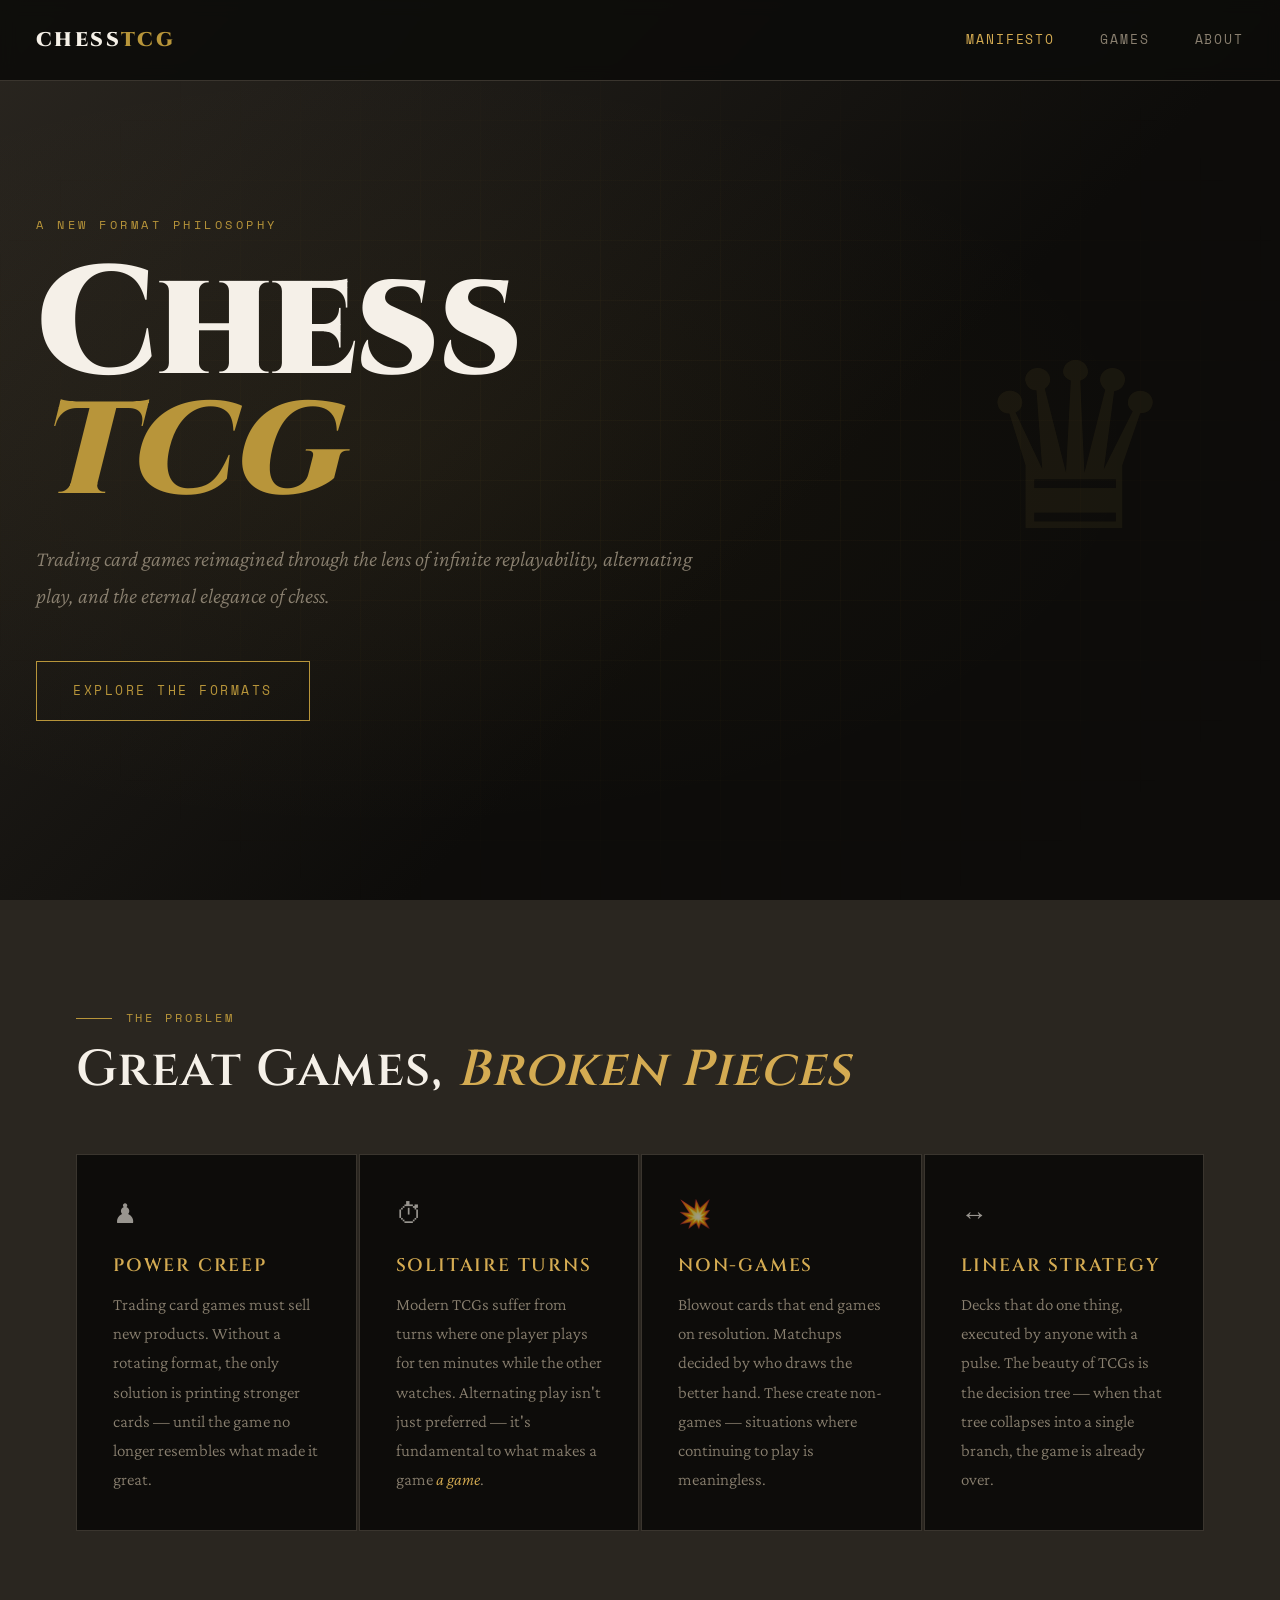
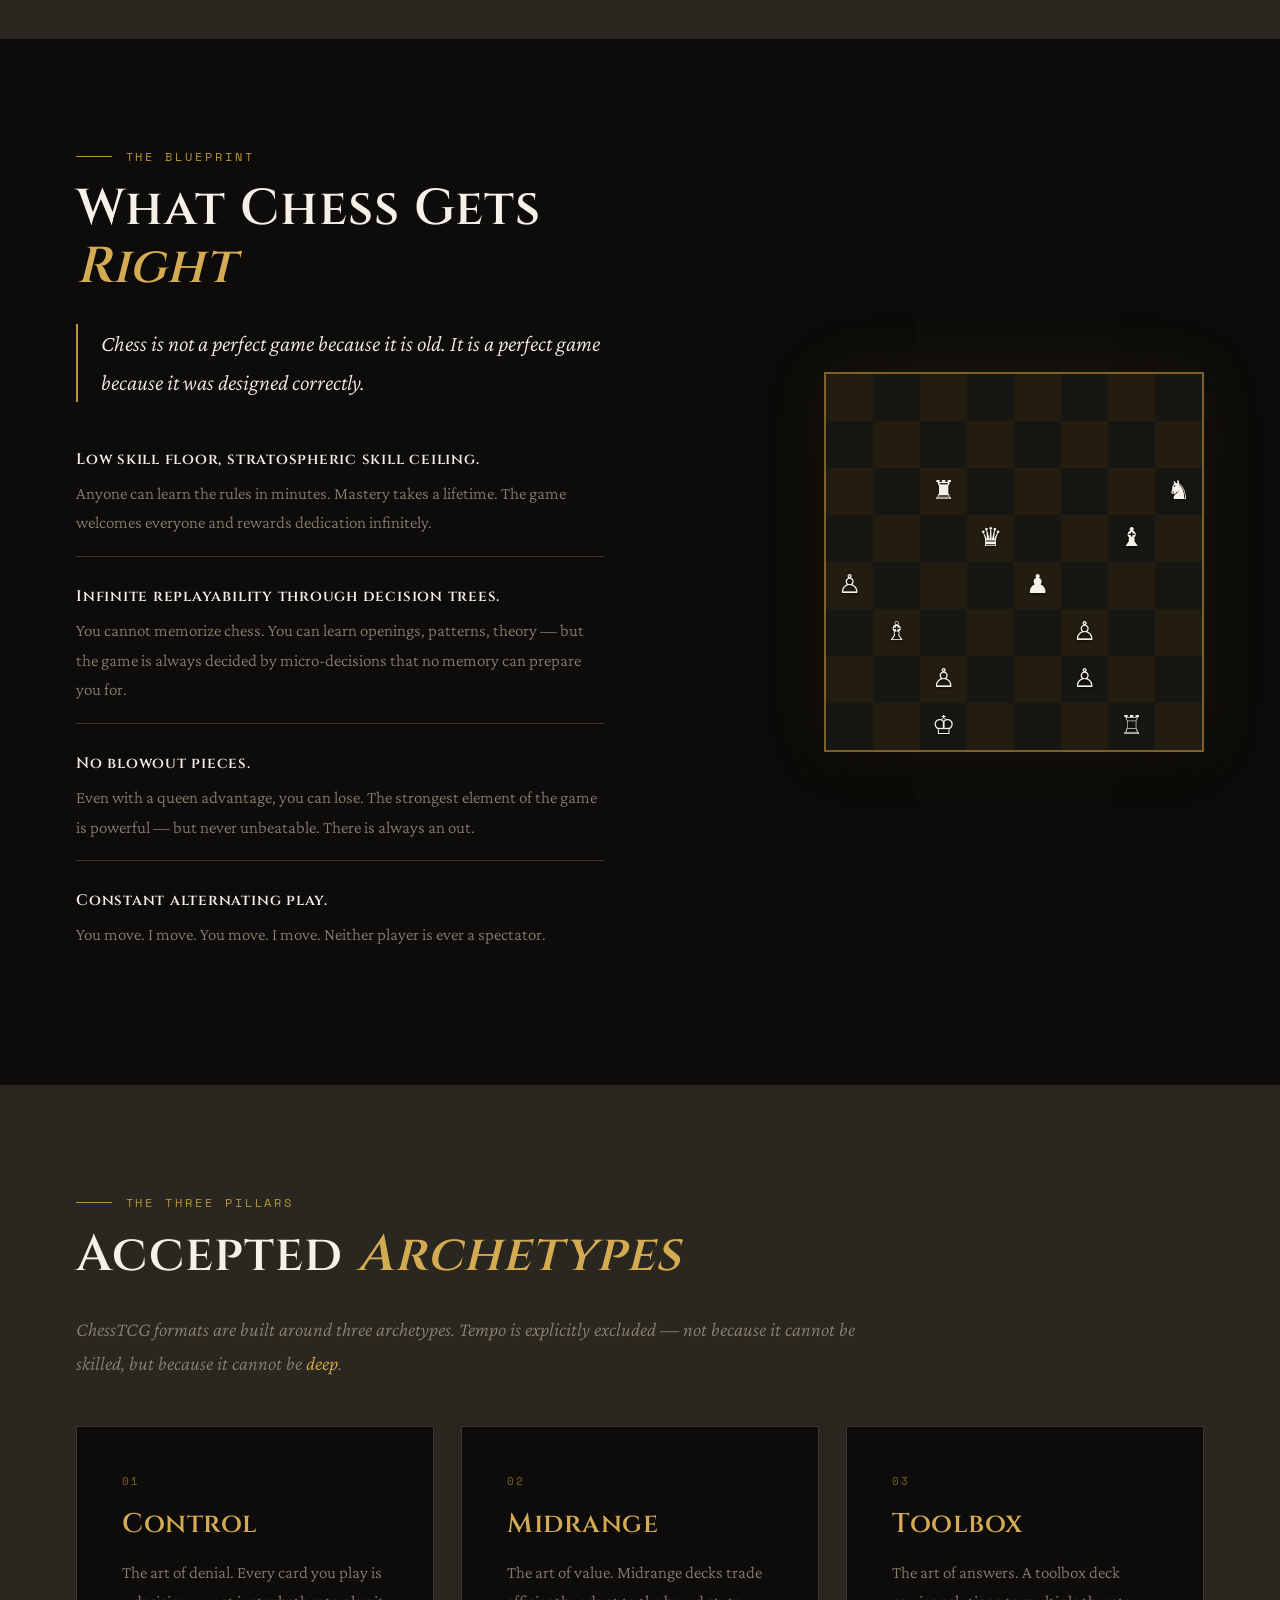
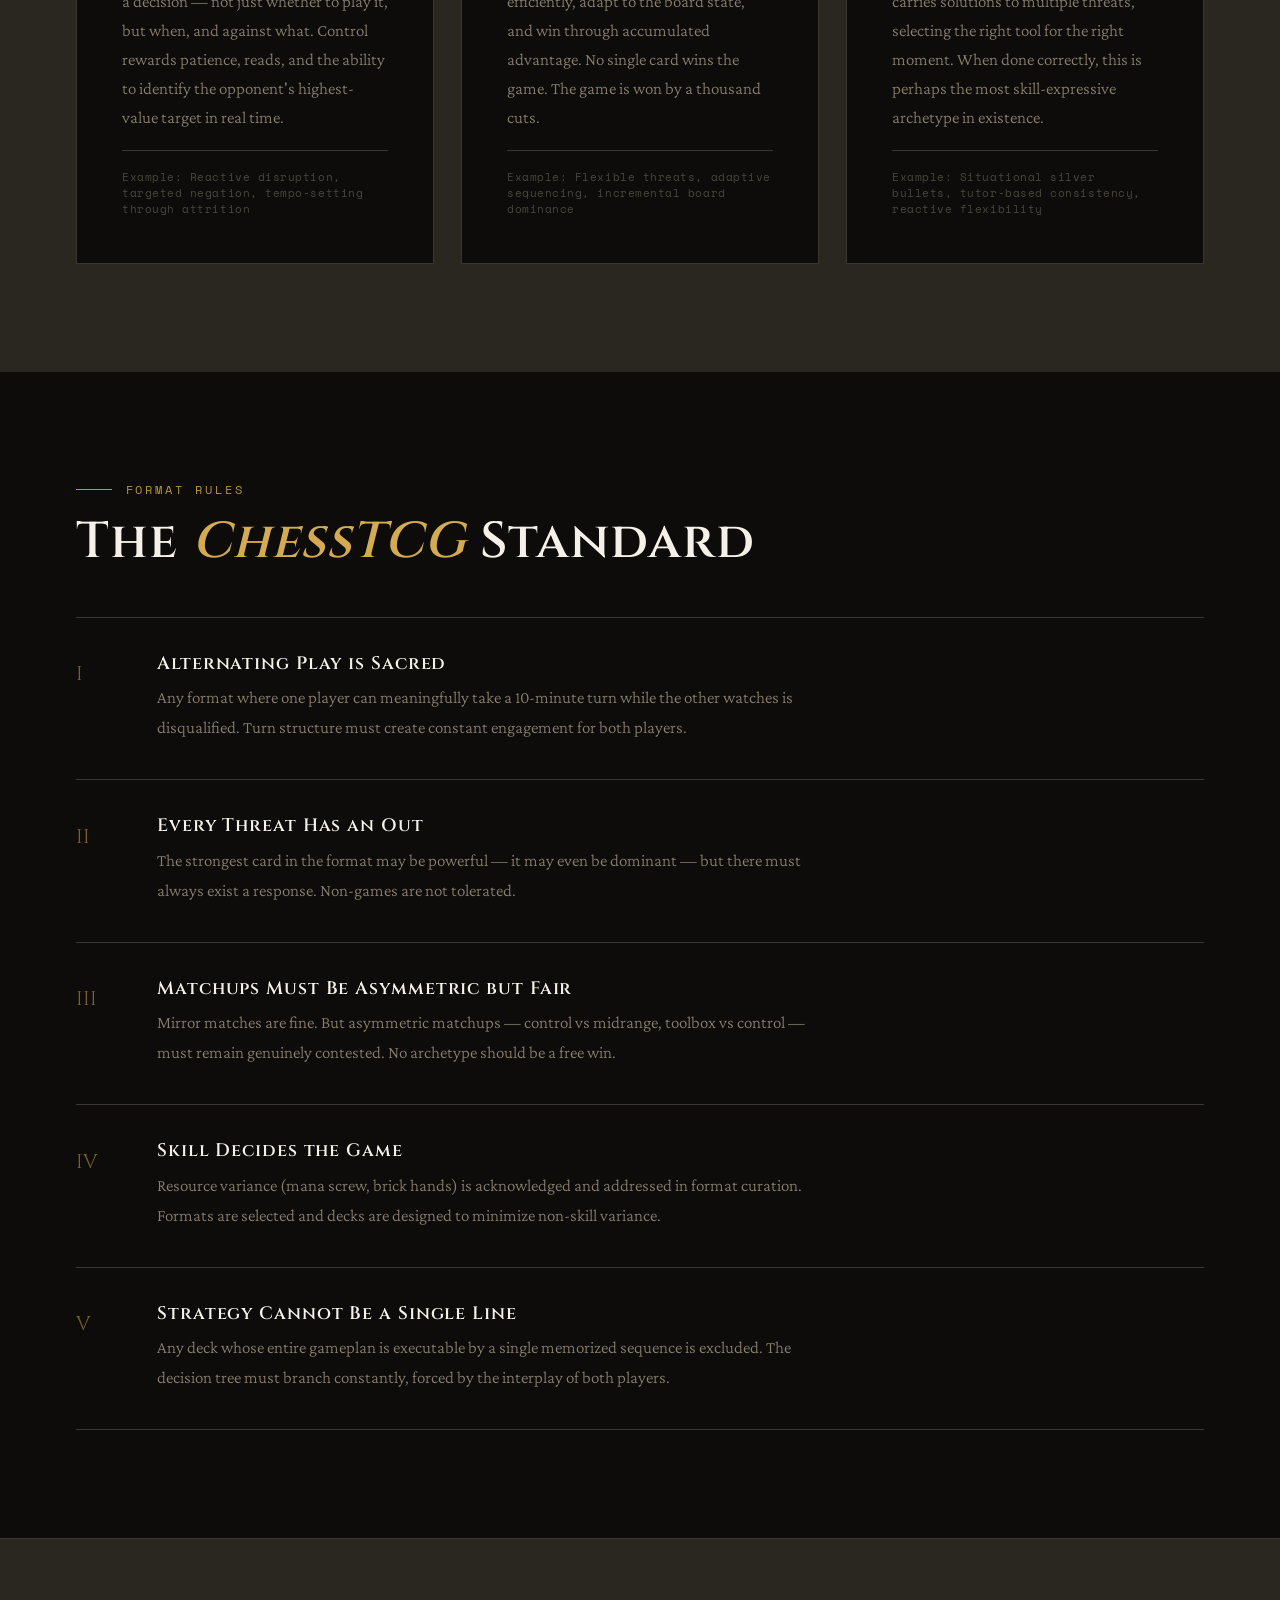
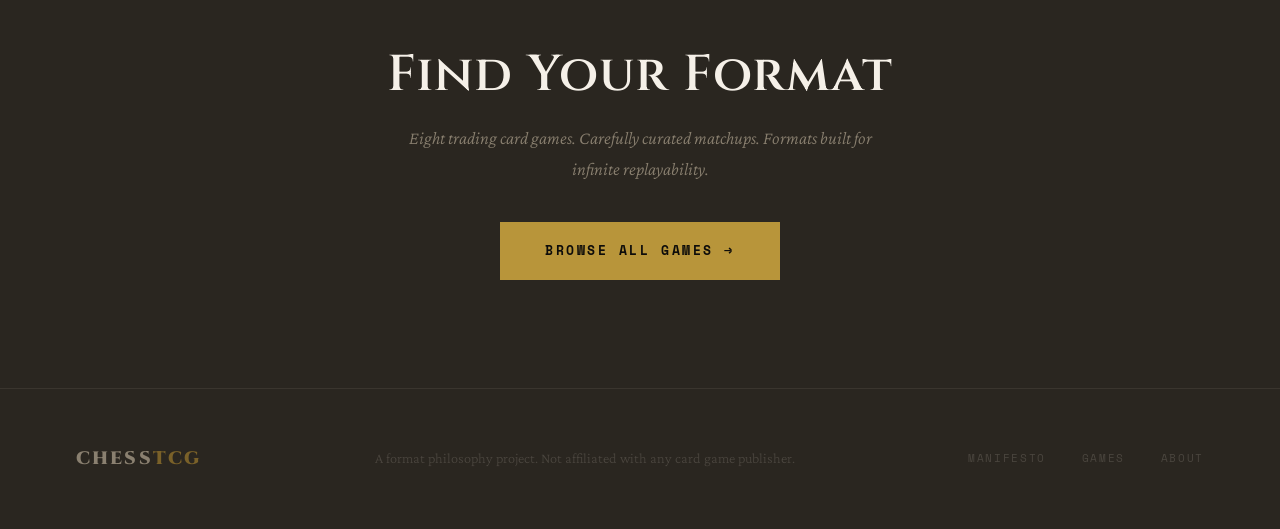
<file: index.html>
<!DOCTYPE html>
<html lang="en">
<head>
  <meta charset="UTF-8" />
  <meta name="viewport" content="width=device-width, initial-scale=1.0" />
  <title>ChessTCG — The Art of Infinite Replayability</title>
  <link rel="stylesheet" href="css/global.css" />
  <link rel="stylesheet" href="css/home.css" />
  <link rel="preconnect" href="https://fonts.googleapis.com">
  <link rel="preconnect" href="https://fonts.gstatic.com" crossorigin>
  <link href="https://fonts.googleapis.com/css2?family=Cinzel:wght@400;600;900&family=Crimson+Pro:ital,wght@0,300;0,400;1,300;1,400&family=Space+Mono:wght@400;700&display=swap" rel="stylesheet">
</head>
<body>

  <nav class="nav">
    <a href="index.html" class="nav-logo">CHESS<span>TCG</span></a>
    <div class="nav-links">
      <a href="index.html" class="active">Manifesto</a>
      <a href="games.html">Games</a>
      <a href="about.html">About</a>
    </div>
  </nav>

  <header class="hero">
    <div class="hero-bg">
      <div class="board-grid"></div>
    </div>
    <div class="hero-content">
      <p class="hero-eyebrow">A New Format Philosophy</p>
      <h1 class="hero-title">Chess<br><em>TCG</em></h1>
      <p class="hero-sub">Trading card games reimagined through the lens of infinite replayability, alternating play, and the eternal elegance of chess.</p>
      <a href="games.html" class="hero-cta">Explore the Formats</a>
    </div>
    <div class="hero-piece">♛</div>
  </header>

  <main>

    <!-- Core Philosophy Section -->
    <section class="philosophy">
      <div class="container">
        <div class="section-label">The Problem</div>
        <h2 class="section-title">Great Games, <em>Broken Pieces</em></h2>
        <div class="philosophy-grid">
          <div class="philosophy-block">
            <span class="block-icon">♟</span>
            <h3>Power Creep</h3>
            <p>Trading card games must sell new products. Without a rotating format, the only solution is printing stronger cards — until the game no longer resembles what made it great.</p>
          </div>
          <div class="philosophy-block">
            <span class="block-icon">⏱</span>
            <h3>Solitaire Turns</h3>
            <p>Modern TCGs suffer from turns where one player plays for ten minutes while the other watches. Alternating play isn't just preferred — it's fundamental to what makes a game <em>a game</em>.</p>
          </div>
          <div class="philosophy-block">
            <span class="block-icon">💥</span>
            <h3>Non-Games</h3>
            <p>Blowout cards that end games on resolution. Matchups decided by who draws the better hand. These create non-games — situations where continuing to play is meaningless.</p>
          </div>
          <div class="philosophy-block">
            <span class="block-icon">↔</span>
            <h3>Linear Strategy</h3>
            <p>Decks that do one thing, executed by anyone with a pulse. The beauty of TCGs is the decision tree — when that tree collapses into a single branch, the game is already over.</p>
          </div>
        </div>
      </div>
    </section>

    <!-- Chess Analogy Section -->
    <section class="chess-section">
      <div class="container">
        <div class="chess-layout">
          <div class="chess-text">
            <div class="section-label">The Blueprint</div>
            <h2>What Chess Gets <em>Right</em></h2>
            <p class="chess-lead">Chess is not a perfect game because it is old. It is a perfect game because it was designed correctly.</p>
            <ul class="chess-principles">
              <li>
                <strong>Low skill floor, stratospheric skill ceiling.</strong>
                Anyone can learn the rules in minutes. Mastery takes a lifetime. The game welcomes everyone and rewards dedication infinitely.
              </li>
              <li>
                <strong>Infinite replayability through decision trees.</strong>
                You cannot memorize chess. You can learn openings, patterns, theory — but the game is always decided by micro-decisions that no memory can prepare you for.
              </li>
              <li>
                <strong>No blowout pieces.</strong>
                Even with a queen advantage, you can lose. The strongest element of the game is powerful — but never unbeatable. There is always an out.
              </li>
              <li>
                <strong>Constant alternating play.</strong>
                You move. I move. You move. I move. Neither player is ever a spectator.
              </li>
            </ul>
          </div>
          <div class="chess-board-visual">
            <div class="chessboard">
              <div class="cb-row">
                <div class="cb-cell dark"></div><div class="cb-cell light"></div><div class="cb-cell dark"></div><div class="cb-cell light"></div>
                <div class="cb-cell dark"></div><div class="cb-cell light"></div><div class="cb-cell dark"></div><div class="cb-cell light"></div>
              </div>
              <div class="cb-row">
                <div class="cb-cell light"></div><div class="cb-cell dark"></div><div class="cb-cell light"></div><div class="cb-cell dark"></div>
                <div class="cb-cell light"></div><div class="cb-cell dark"></div><div class="cb-cell light"></div><div class="cb-cell dark"></div>
              </div>
              <div class="cb-row">
                <div class="cb-cell dark"></div><div class="cb-cell light"></div><div class="cb-cell dark has-piece">♜</div><div class="cb-cell light"></div>
                <div class="cb-cell dark"></div><div class="cb-cell light"></div><div class="cb-cell dark"></div><div class="cb-cell light has-piece">♞</div>
              </div>
              <div class="cb-row">
                <div class="cb-cell light"></div><div class="cb-cell dark"></div><div class="cb-cell light"></div><div class="cb-cell dark has-piece">♛</div>
                <div class="cb-cell light"></div><div class="cb-cell dark"></div><div class="cb-cell light has-piece">♝</div><div class="cb-cell dark"></div>
              </div>
              <div class="cb-row">
                <div class="cb-cell dark has-piece">♙</div><div class="cb-cell light"></div><div class="cb-cell dark"></div><div class="cb-cell light"></div>
                <div class="cb-cell dark has-piece">♟</div><div class="cb-cell light"></div><div class="cb-cell dark"></div><div class="cb-cell light"></div>
              </div>
              <div class="cb-row">
                <div class="cb-cell light"></div><div class="cb-cell dark has-piece">♗</div><div class="cb-cell light"></div><div class="cb-cell dark"></div>
                <div class="cb-cell light"></div><div class="cb-cell dark has-piece">♙</div><div class="cb-cell light"></div><div class="cb-cell dark"></div>
              </div>
              <div class="cb-row">
                <div class="cb-cell dark"></div><div class="cb-cell light"></div><div class="cb-cell dark has-piece">♙</div><div class="cb-cell light"></div>
                <div class="cb-cell dark"></div><div class="cb-cell light has-piece">♙</div><div class="cb-cell dark"></div><div class="cb-cell light"></div>
              </div>
              <div class="cb-row">
                <div class="cb-cell light"></div><div class="cb-cell dark"></div><div class="cb-cell light has-piece">♔</div><div class="cb-cell dark"></div>
                <div class="cb-cell light"></div><div class="cb-cell dark"></div><div class="cb-cell light has-piece">♖</div><div class="cb-cell dark"></div>
              </div>
            </div>
          </div>
        </div>
      </div>
    </section>

    <!-- The Three Archetypes -->
    <section class="archetypes">
      <div class="container">
        <div class="section-label">The Three Pillars</div>
        <h2>Accepted <em>Archetypes</em></h2>
        <p class="archetypes-lead">ChessTCG formats are built around three archetypes. Tempo is explicitly excluded — not because it cannot be skilled, but because it cannot be <em>deep</em>.</p>
        <div class="archetype-grid">
          <div class="archetype-card">
            <div class="archetype-number">01</div>
            <h3>Control</h3>
            <p>The art of denial. Every card you play is a decision — not just whether to play it, but when, and against what. Control rewards patience, reads, and the ability to identify the opponent's highest-value target in real time.</p>
            <div class="archetype-example">Example: Reactive disruption, targeted negation, tempo-setting through attrition</div>
          </div>
          <div class="archetype-card">
            <div class="archetype-number">02</div>
            <h3>Midrange</h3>
            <p>The art of value. Midrange decks trade efficiently, adapt to the board state, and win through accumulated advantage. No single card wins the game. The game is won by a thousand cuts.</p>
            <div class="archetype-example">Example: Flexible threats, adaptive sequencing, incremental board dominance</div>
          </div>
          <div class="archetype-card">
            <div class="archetype-number">03</div>
            <h3>Toolbox</h3>
            <p>The art of answers. A toolbox deck carries solutions to multiple threats, selecting the right tool for the right moment. When done correctly, this is perhaps the most skill-expressive archetype in existence.</p>
            <div class="archetype-example">Example: Situational silver bullets, tutor-based consistency, reactive flexibility</div>
          </div>
        </div>
      </div>
    </section>

    <!-- Core Design Principles -->
    <section class="principles">
      <div class="container">
        <div class="section-label">Format Rules</div>
        <h2>The <em>ChessTCG</em> Standard</h2>
        <div class="principles-list">
          <div class="principle-item">
            <span class="principle-num">I</span>
            <div class="principle-content">
              <h4>Alternating Play is Sacred</h4>
              <p>Any format where one player can meaningfully take a 10-minute turn while the other watches is disqualified. Turn structure must create constant engagement for both players.</p>
            </div>
          </div>
          <div class="principle-item">
            <span class="principle-num">II</span>
            <div class="principle-content">
              <h4>Every Threat Has an Out</h4>
              <p>The strongest card in the format may be powerful — it may even be dominant — but there must always exist a response. Non-games are not tolerated.</p>
            </div>
          </div>
          <div class="principle-item">
            <span class="principle-num">III</span>
            <div class="principle-content">
              <h4>Matchups Must Be Asymmetric but Fair</h4>
              <p>Mirror matches are fine. But asymmetric matchups — control vs midrange, toolbox vs control — must remain genuinely contested. No archetype should be a free win.</p>
            </div>
          </div>
          <div class="principle-item">
            <span class="principle-num">IV</span>
            <div class="principle-content">
              <h4>Skill Decides the Game</h4>
              <p>Resource variance (mana screw, brick hands) is acknowledged and addressed in format curation. Formats are selected and decks are designed to minimize non-skill variance.</p>
            </div>
          </div>
          <div class="principle-item">
            <span class="principle-num">V</span>
            <div class="principle-content">
              <h4>Strategy Cannot Be a Single Line</h4>
              <p>Any deck whose entire gameplan is executable by a single memorized sequence is excluded. The decision tree must branch constantly, forced by the interplay of both players.</p>
            </div>
          </div>
        </div>
      </div>
    </section>

    <!-- CTA -->
    <section class="cta-section">
      <div class="container">
        <h2>Find Your Format</h2>
        <p>Eight trading card games. Carefully curated matchups. Formats built for infinite replayability.</p>
        <a href="games.html" class="cta-btn">Browse All Games →</a>
      </div>
    </section>

  </main>

  <footer class="footer">
    <div class="container">
      <div class="footer-logo">CHESS<span>TCG</span></div>
      <p class="footer-tagline">A format philosophy project. Not affiliated with any card game publisher.</p>
      <div class="footer-links">
        <a href="index.html">Manifesto</a>
        <a href="games.html">Games</a>
        <a href="about.html">About</a>
      </div>
    </div>
  </footer>

  <script src="js/main.js"></script>
</body>
</html>
</file>
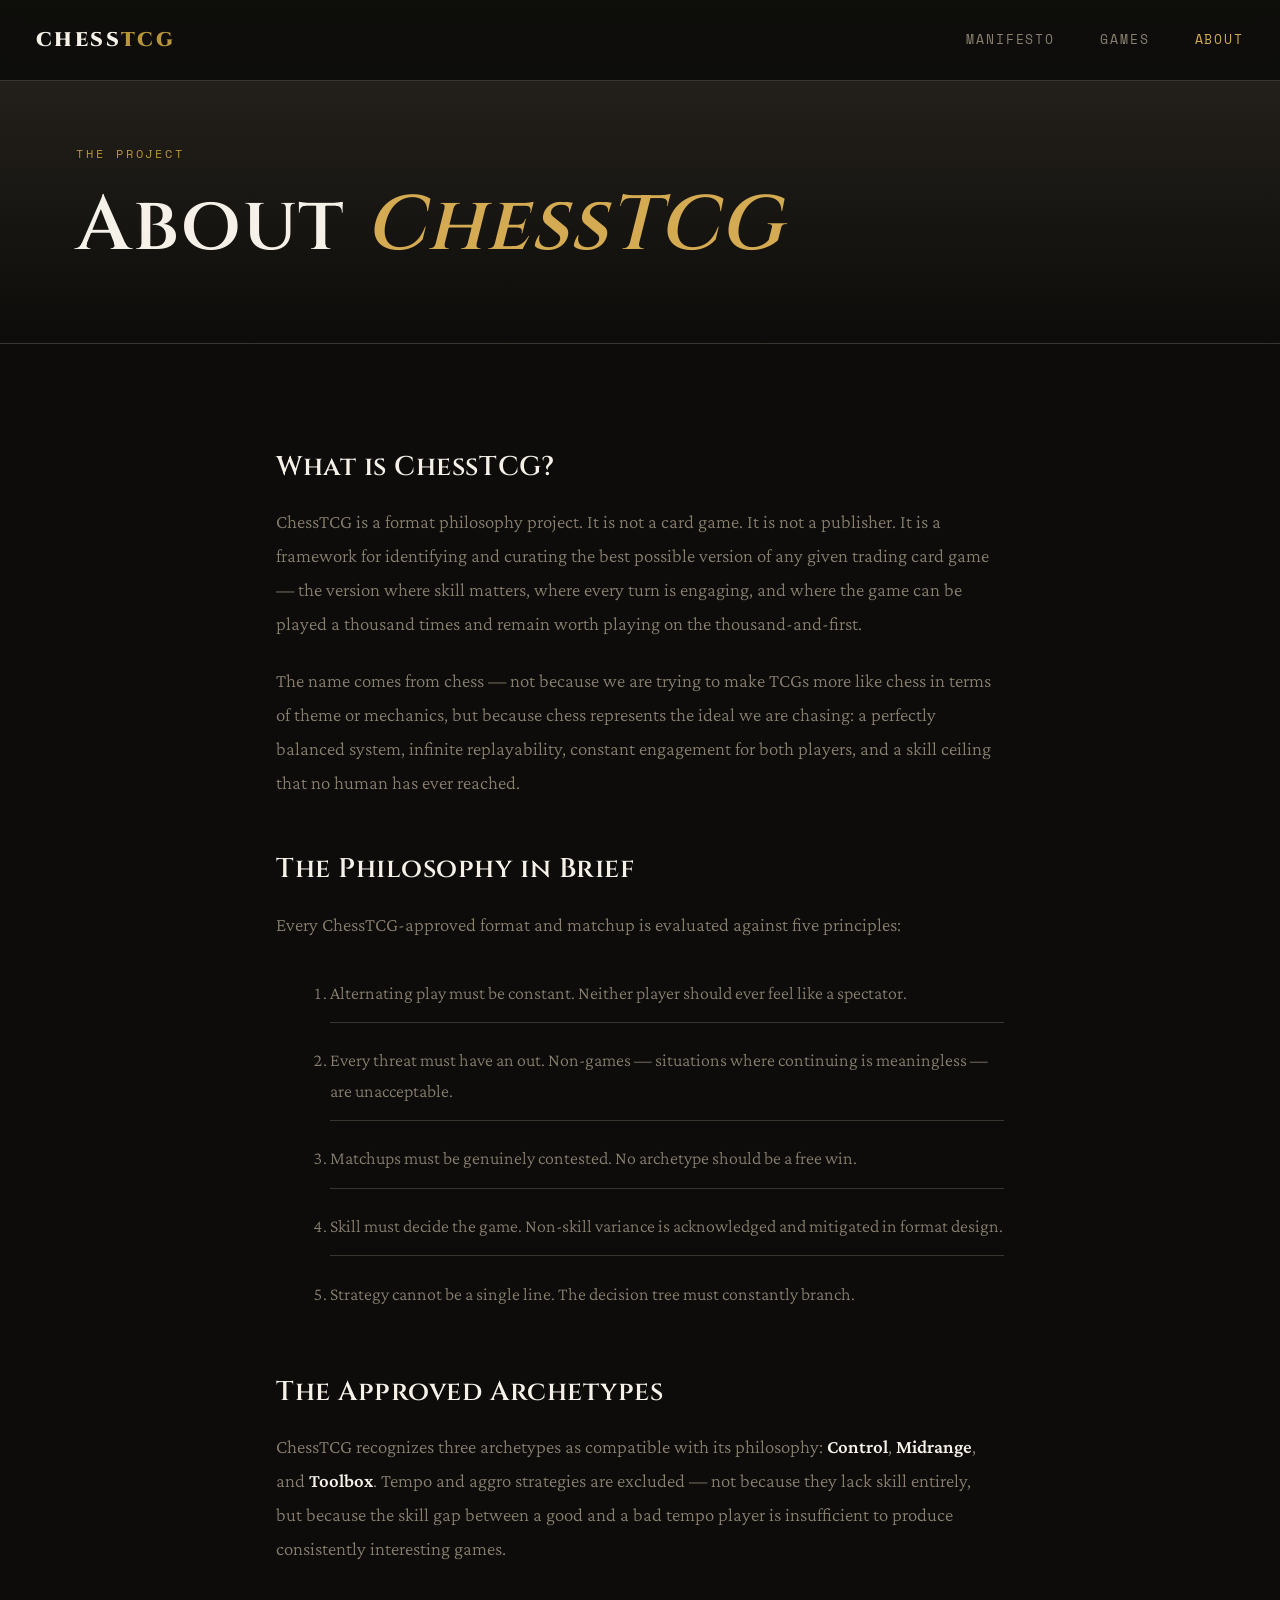
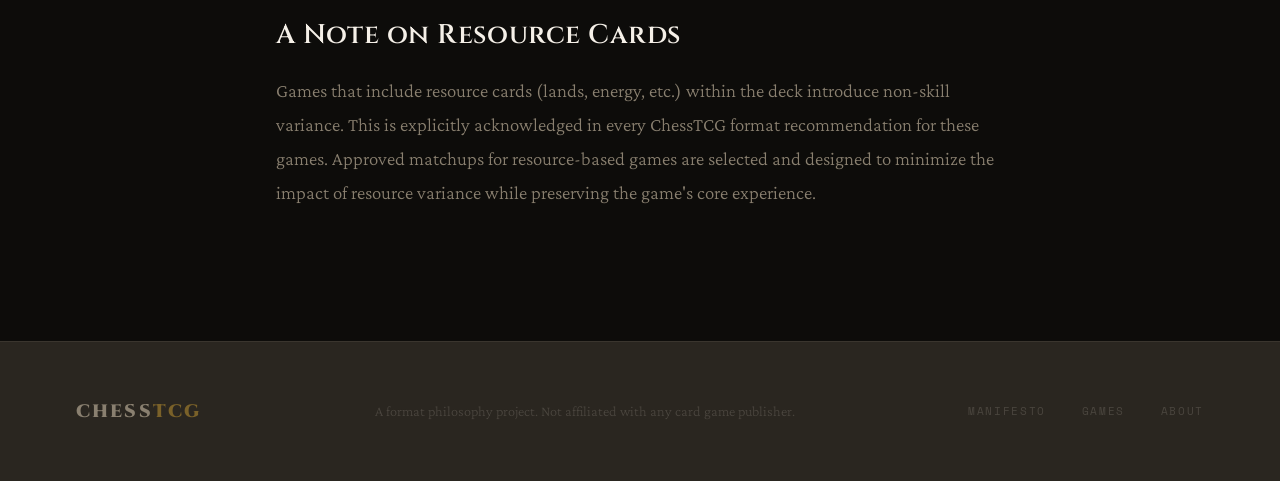
<file: about.html>
<!DOCTYPE html>
<html lang="en">
<head>
  <meta charset="UTF-8" />
  <meta name="viewport" content="width=device-width, initial-scale=1.0" />
  <title>About — ChessTCG</title>
  <link rel="stylesheet" href="css/global.css" />
  <link rel="stylesheet" href="css/about.css" />
  <link rel="preconnect" href="https://fonts.googleapis.com">
  <link href="https://fonts.googleapis.com/css2?family=Cinzel:wght@400;600;900&family=Crimson+Pro:ital,wght@0,300;0,400;1,300;1,400&family=Space+Mono:wght@400;700&display=swap" rel="stylesheet">
</head>
<body>
  <nav class="nav">
    <a href="index.html" class="nav-logo">CHESS<span>TCG</span></a>
    <div class="nav-links">
      <a href="index.html">Manifesto</a>
      <a href="games.html">Games</a>
      <a href="about.html" class="active">About</a>
    </div>
  </nav>

  <header class="page-header">
    <div class="container">
      <p class="page-eyebrow">The Project</p>
      <h1>About <em>ChessTCG</em></h1>
    </div>
  </header>

  <main>
    <section class="about-section">
      <div class="container about-container">
        <div class="about-content">
          <h2>What is ChessTCG?</h2>
          <p>ChessTCG is a format philosophy project. It is not a card game. It is not a publisher. It is a framework for identifying and curating the best possible version of any given trading card game — the version where skill matters, where every turn is engaging, and where the game can be played a thousand times and remain worth playing on the thousand-and-first.</p>

          <p>The name comes from chess — not because we are trying to make TCGs more like chess in terms of theme or mechanics, but because chess represents the ideal we are chasing: a perfectly balanced system, infinite replayability, constant engagement for both players, and a skill ceiling that no human has ever reached.</p>

          <h2>The Philosophy in Brief</h2>
          <p>Every ChessTCG-approved format and matchup is evaluated against five principles:</p>
          <ol class="about-principles">
            <li>Alternating play must be constant. Neither player should ever feel like a spectator.</li>
            <li>Every threat must have an out. Non-games — situations where continuing is meaningless — are unacceptable.</li>
            <li>Matchups must be genuinely contested. No archetype should be a free win.</li>
            <li>Skill must decide the game. Non-skill variance is acknowledged and mitigated in format design.</li>
            <li>Strategy cannot be a single line. The decision tree must constantly branch.</li>
          </ol>

          <h2>The Approved Archetypes</h2>
          <p>ChessTCG recognizes three archetypes as compatible with its philosophy: <strong>Control</strong>, <strong>Midrange</strong>, and <strong>Toolbox</strong>. Tempo and aggro strategies are excluded — not because they lack skill entirely, but because the skill gap between a good and a bad tempo player is insufficient to produce consistently interesting games.</p>

          <h2>A Note on Resource Cards</h2>
          <p>Games that include resource cards (lands, energy, etc.) within the deck introduce non-skill variance. This is explicitly acknowledged in every ChessTCG format recommendation for these games. Approved matchups for resource-based games are selected and designed to minimize the impact of resource variance while preserving the game's core experience.</p>
        </div>
      </div>
    </section>
  </main>

  <footer class="footer">
    <div class="container">
      <div class="footer-logo">CHESS<span>TCG</span></div>
      <p class="footer-tagline">A format philosophy project. Not affiliated with any card game publisher.</p>
      <div class="footer-links">
        <a href="index.html">Manifesto</a>
        <a href="games.html">Games</a>
        <a href="about.html">About</a>
      </div>
    </div>
  </footer>

  <script src="js/main.js"></script>
</body>
</html>
</file>
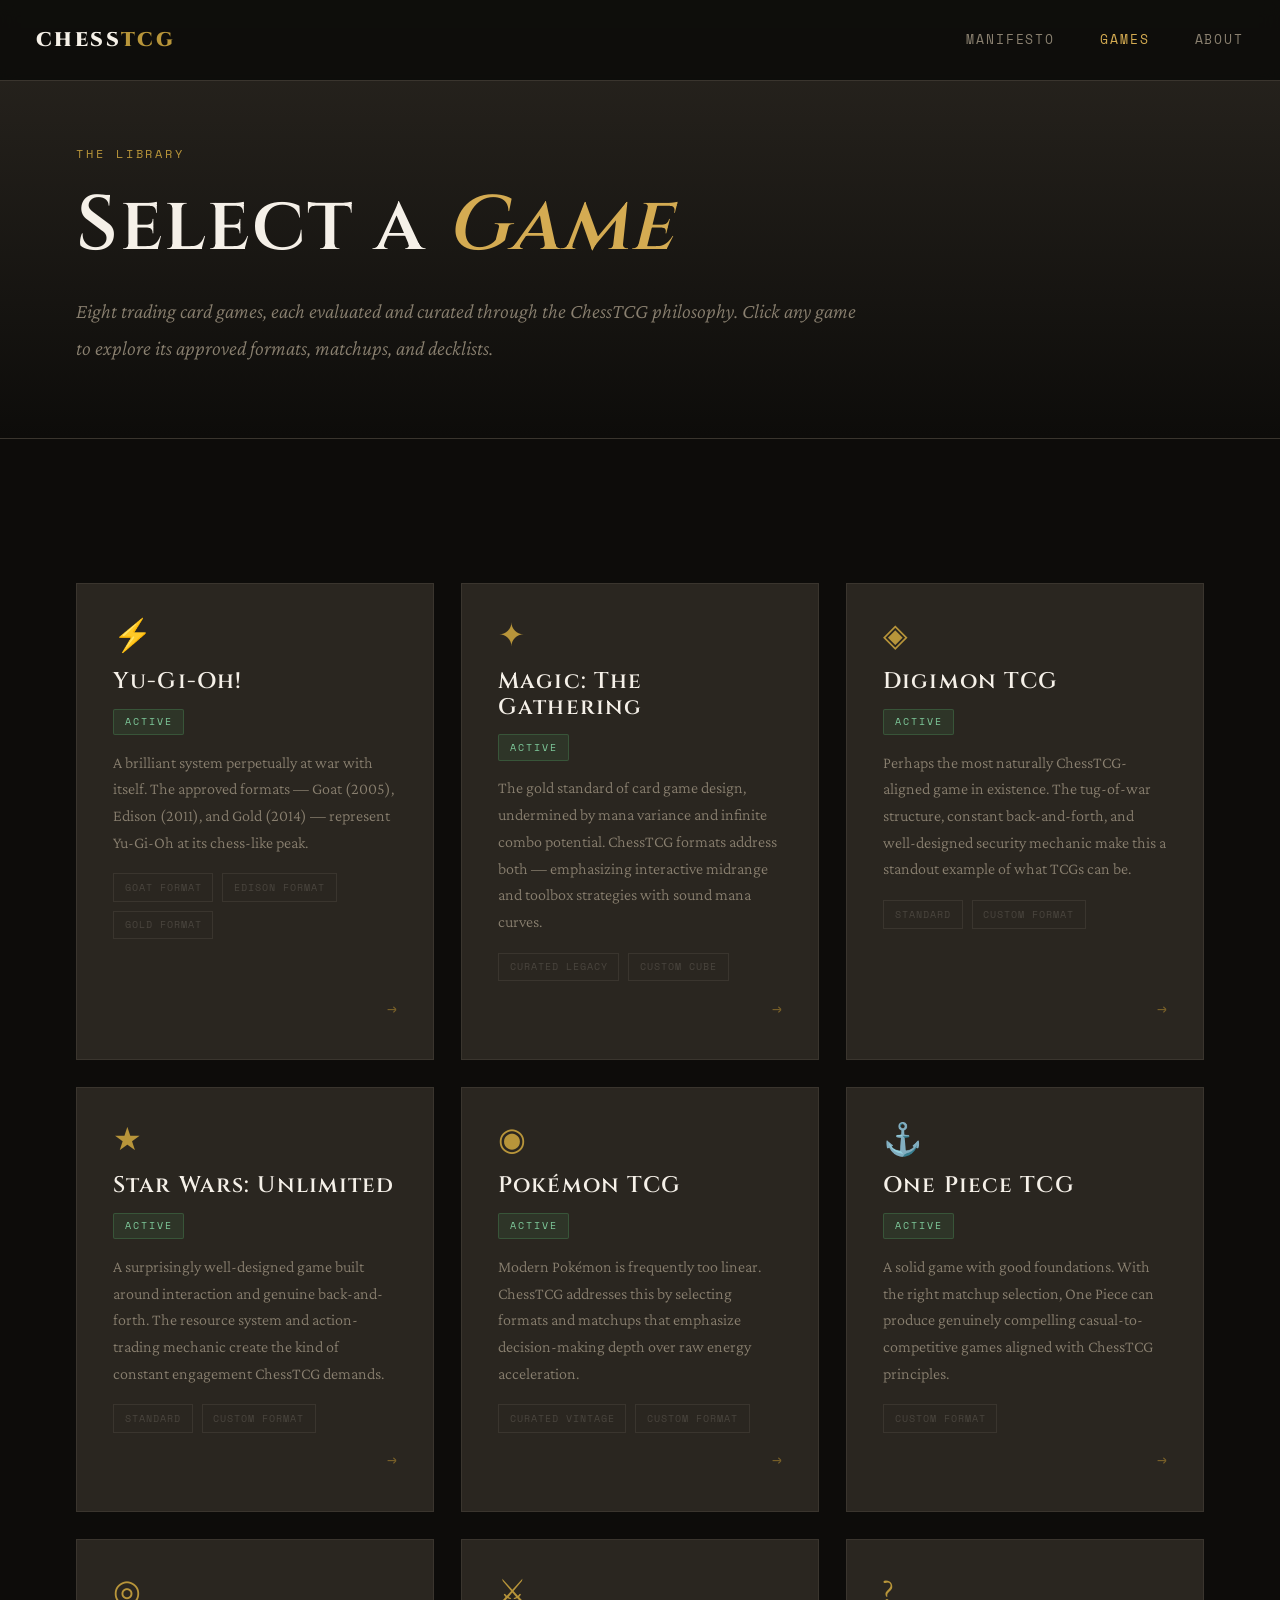
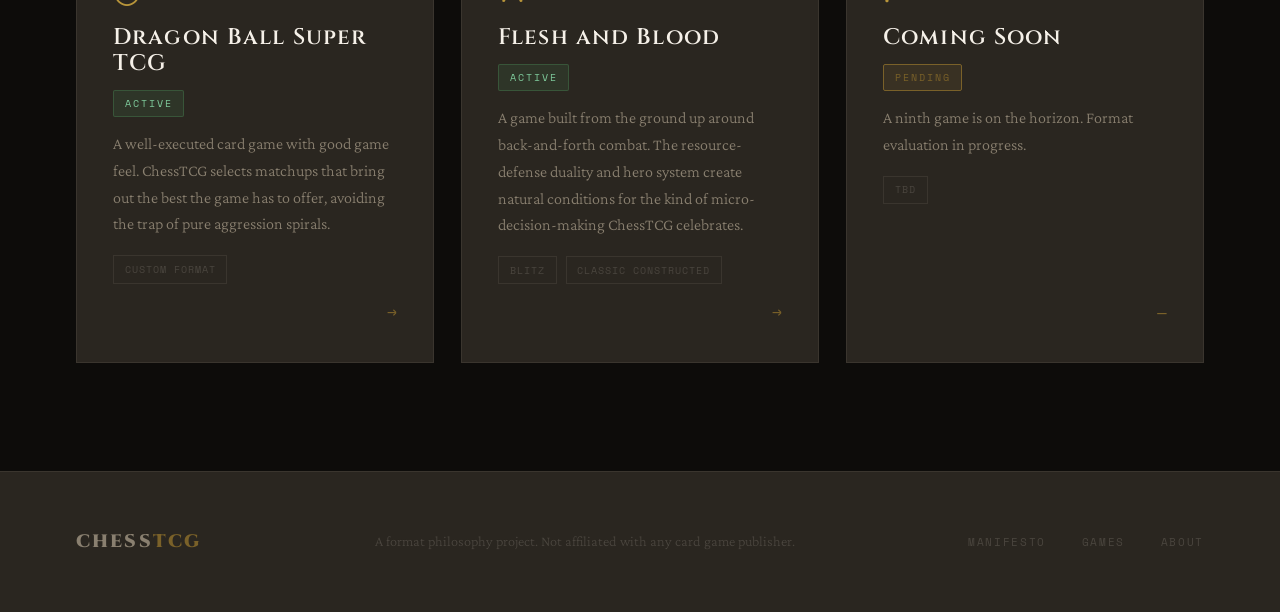
<file: games.html>
<!DOCTYPE html>
<html lang="en">
<head>
  <meta charset="UTF-8" />
  <meta name="viewport" content="width=device-width, initial-scale=1.0" />
  <title>Games — ChessTCG</title>
  <link rel="stylesheet" href="css/global.css" />
  <link rel="stylesheet" href="css/games.css" />
  <link rel="preconnect" href="https://fonts.googleapis.com">
  <link rel="preconnect" href="https://fonts.gstatic.com" crossorigin>
  <link href="https://fonts.googleapis.com/css2?family=Cinzel:wght@400;600;900&family=Crimson+Pro:ital,wght@0,300;0,400;1,300;1,400&family=Space+Mono:wght@400;700&display=swap" rel="stylesheet">
</head>
<body>

  <nav class="nav">
    <a href="index.html" class="nav-logo">CHESS<span>TCG</span></a>
    <div class="nav-links">
      <a href="index.html">Manifesto</a>
      <a href="games.html" class="active">Games</a>
      <a href="about.html">About</a>
    </div>
  </nav>

  <header class="page-header">
    <div class="container">
      <p class="page-eyebrow">The Library</p>
      <h1>Select a <em>Game</em></h1>
      <p class="page-desc">Eight trading card games, each evaluated and curated through the ChessTCG philosophy. Click any game to explore its approved formats, matchups, and decklists.</p>
    </div>
  </header>

  <main>
    <section class="games-section">
      <div class="container">
        <div class="games-grid">

          <!-- Yu-Gi-Oh! -->
          <a href="games/yugioh.html" class="game-card">
            <div class="game-card-inner">
              <div class="game-icon">⚡</div>
              <div class="game-info">
                <h3>Yu-Gi-Oh!</h3>
                <p class="game-status status-active">Active</p>
                <p class="game-desc">A brilliant system perpetually at war with itself. The approved formats — Goat (2005), Edison (2011), and Gold (2014) — represent Yu-Gi-Oh at its chess-like peak.</p>
                <div class="game-tags">
                  <span class="tag">Goat Format</span>
                  <span class="tag">Edison Format</span>
                  <span class="tag">Gold Format</span>
                </div>
              </div>
              <div class="game-arrow">→</div>
            </div>
          </a>

          <!-- Magic the Gathering -->
          <a href="games/magic.html" class="game-card">
            <div class="game-card-inner">
              <div class="game-icon">✦</div>
              <div class="game-info">
                <h3>Magic: The Gathering</h3>
                <p class="game-status status-active">Active</p>
                <p class="game-desc">The gold standard of card game design, undermined by mana variance and infinite combo potential. ChessTCG formats address both — emphasizing interactive midrange and toolbox strategies with sound mana curves.</p>
                <div class="game-tags">
                  <span class="tag">Curated Legacy</span>
                  <span class="tag">Custom Cube</span>
                </div>
              </div>
              <div class="game-arrow">→</div>
            </div>
          </a>

          <!-- Digimon -->
          <a href="games/digimon.html" class="game-card">
            <div class="game-card-inner">
              <div class="game-icon">◈</div>
              <div class="game-info">
                <h3>Digimon TCG</h3>
                <p class="game-status status-active">Active</p>
                <p class="game-desc">Perhaps the most naturally ChessTCG-aligned game in existence. The tug-of-war structure, constant back-and-forth, and well-designed security mechanic make this a standout example of what TCGs can be.</p>
                <div class="game-tags">
                  <span class="tag">Standard</span>
                  <span class="tag">Custom Format</span>
                </div>
              </div>
              <div class="game-arrow">→</div>
            </div>
          </a>

          <!-- Star Wars Unlimited -->
          <a href="games/starwars.html" class="game-card">
            <div class="game-card-inner">
              <div class="game-icon">★</div>
              <div class="game-info">
                <h3>Star Wars: Unlimited</h3>
                <p class="game-status status-active">Active</p>
                <p class="game-desc">A surprisingly well-designed game built around interaction and genuine back-and-forth. The resource system and action-trading mechanic create the kind of constant engagement ChessTCG demands.</p>
                <div class="game-tags">
                  <span class="tag">Standard</span>
                  <span class="tag">Custom Format</span>
                </div>
              </div>
              <div class="game-arrow">→</div>
            </div>
          </a>

          <!-- Pokémon -->
          <a href="games/pokemon.html" class="game-card">
            <div class="game-card-inner">
              <div class="game-icon">◉</div>
              <div class="game-info">
                <h3>Pokémon TCG</h3>
                <p class="game-status status-active">Active</p>
                <p class="game-desc">Modern Pokémon is frequently too linear. ChessTCG addresses this by selecting formats and matchups that emphasize decision-making depth over raw energy acceleration.</p>
                <div class="game-tags">
                  <span class="tag">Curated Vintage</span>
                  <span class="tag">Custom Format</span>
                </div>
              </div>
              <div class="game-arrow">→</div>
            </div>
          </a>

          <!-- One Piece -->
          <a href="games/onepiece.html" class="game-card">
            <div class="game-card-inner">
              <div class="game-icon">⚓</div>
              <div class="game-info">
                <h3>One Piece TCG</h3>
                <p class="game-status status-active">Active</p>
                <p class="game-desc">A solid game with good foundations. With the right matchup selection, One Piece can produce genuinely compelling casual-to-competitive games aligned with ChessTCG principles.</p>
                <div class="game-tags">
                  <span class="tag">Custom Format</span>
                </div>
              </div>
              <div class="game-arrow">→</div>
            </div>
          </a>

          <!-- Dragon Ball -->
          <a href="games/dragonball.html" class="game-card">
            <div class="game-card-inner">
              <div class="game-icon">◎</div>
              <div class="game-info">
                <h3>Dragon Ball Super TCG</h3>
                <p class="game-status status-active">Active</p>
                <p class="game-desc">A well-executed card game with good game feel. ChessTCG selects matchups that bring out the best the game has to offer, avoiding the trap of pure aggression spirals.</p>
                <div class="game-tags">
                  <span class="tag">Custom Format</span>
                </div>
              </div>
              <div class="game-arrow">→</div>
            </div>
          </a>

          <!-- Flesh and Blood -->
          <a href="games/fleshandblood.html" class="game-card">
            <div class="game-card-inner">
              <div class="game-icon">⚔</div>
              <div class="game-info">
                <h3>Flesh and Blood</h3>
                <p class="game-status status-active">Active</p>
                <p class="game-desc">A game built from the ground up around back-and-forth combat. The resource-defense duality and hero system create natural conditions for the kind of micro-decision-making ChessTCG celebrates.</p>
                <div class="game-tags">
                  <span class="tag">Blitz</span>
                  <span class="tag">Classic Constructed</span>
                </div>
              </div>
              <div class="game-arrow">→</div>
            </div>
          </a>

          <!-- Placeholder -->
          <a href="#" class="game-card game-card-placeholder">
            <div class="game-card-inner">
              <div class="game-icon">?</div>
              <div class="game-info">
                <h3>Coming Soon</h3>
                <p class="game-status status-pending">Pending</p>
                <p class="game-desc">A ninth game is on the horizon. Format evaluation in progress.</p>
                <div class="game-tags">
                  <span class="tag">TBD</span>
                </div>
              </div>
              <div class="game-arrow">—</div>
            </div>
          </a>

        </div>
      </div>
    </section>
  </main>

  <footer class="footer">
    <div class="container">
      <div class="footer-logo">CHESS<span>TCG</span></div>
      <p class="footer-tagline">A format philosophy project. Not affiliated with any card game publisher.</p>
      <div class="footer-links">
        <a href="index.html">Manifesto</a>
        <a href="games.html">Games</a>
        <a href="about.html">About</a>
      </div>
    </div>
  </footer>

  <script src="js/main.js"></script>
</body>
</html>
</file>
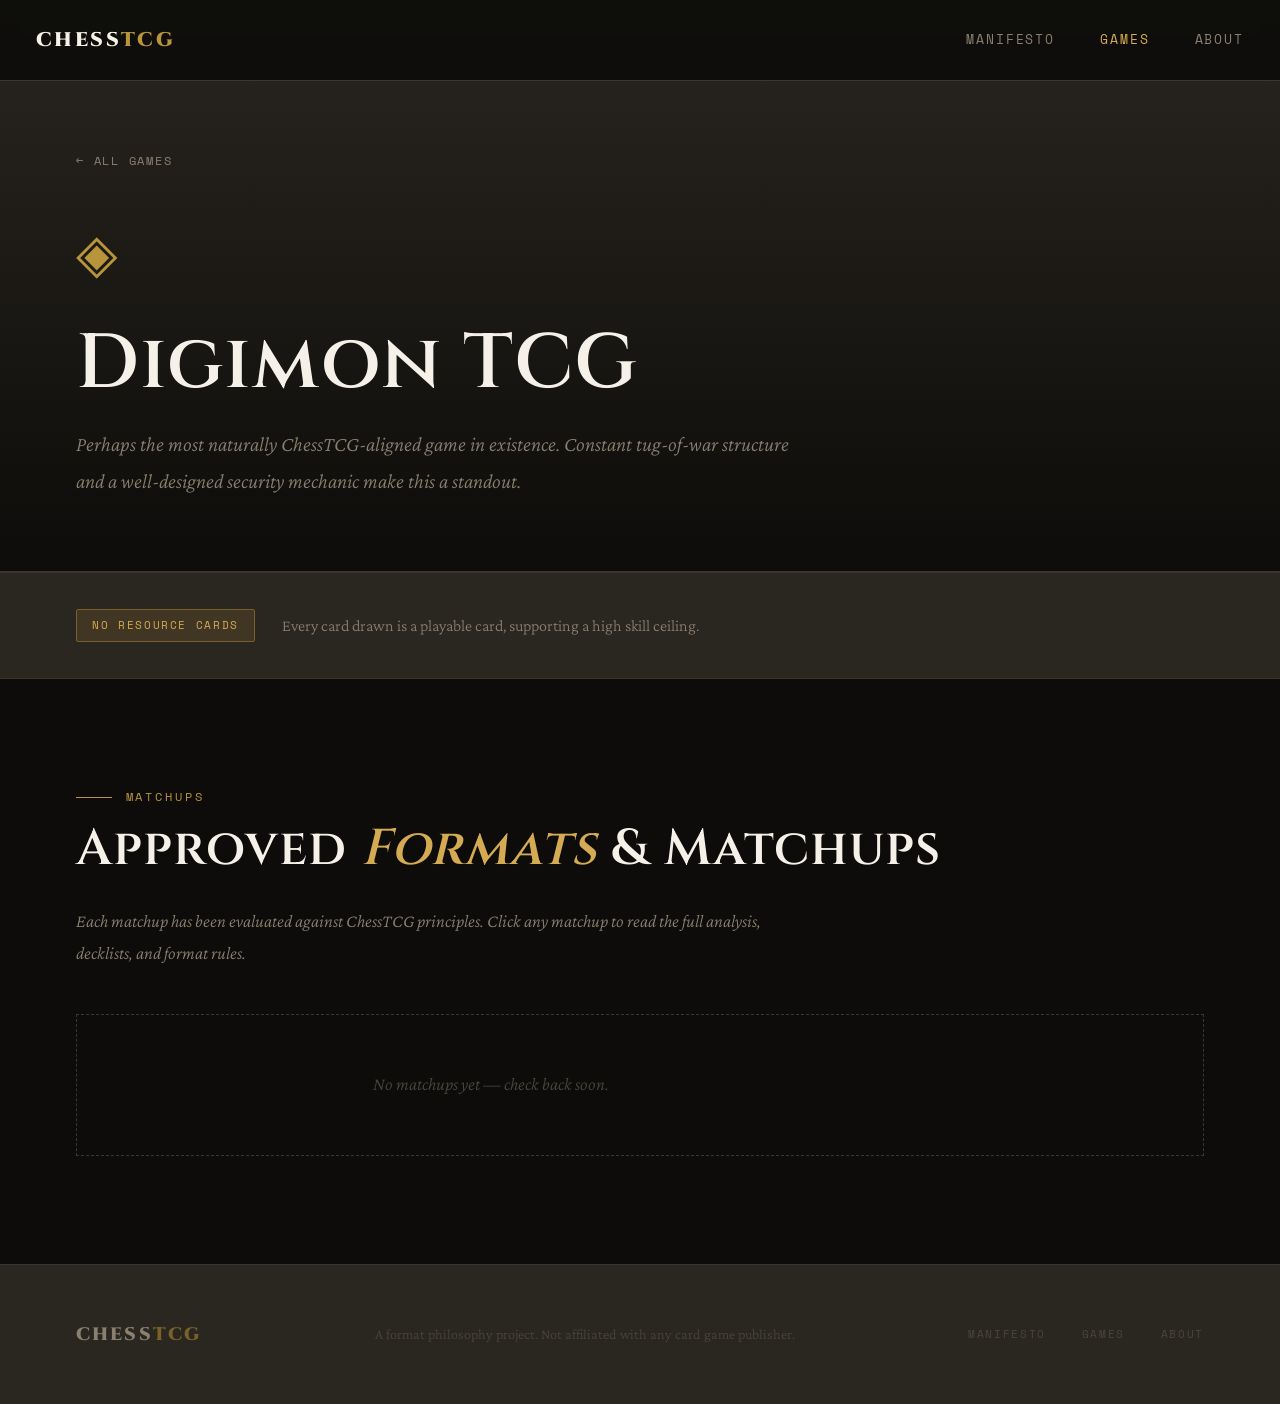
<file: games/digimon.html>
<!DOCTYPE html>
<html lang="en">
<head>
  <meta charset="UTF-8" />
  <meta name="viewport" content="width=device-width, initial-scale=1.0" />
  <title>Digimon TCG — ChessTCG</title>
  <link rel="stylesheet" href="../css/global.css" />
  <link rel="stylesheet" href="../css/game-page.css" />
  <link rel="preconnect" href="https://fonts.googleapis.com">
  <link rel="preconnect" href="https://fonts.gstatic.com" crossorigin>
  <link href="https://fonts.googleapis.com/css2?family=Cinzel:wght@400;600;900&family=Crimson+Pro:ital,wght@0,300;0,400;1,300;1,400&family=Space+Mono:wght@400;700&display=swap" rel="stylesheet">
</head>
<body>
  <nav class="nav">
    <a href="../index.html" class="nav-logo">CHESS<span>TCG</span></a>
    <div class="nav-links">
      <a href="../index.html">Manifesto</a>
      <a href="../games.html" class="active">Games</a>
      <a href="../about.html">About</a>
    </div>
  </nav>
  <header class="game-header">
    <div class="container">
      <a href="../games.html" class="breadcrumb">← All Games</a>
      <div class="game-header-icon">◈</div>
      <h1>Digimon TCG</h1>
      <p class="game-header-desc">Perhaps the most naturally ChessTCG-aligned game in existence. Constant tug-of-war structure and a well-designed security mechanic make this a standout.</p>
    </div>
  </header>
  <main>
    <section class="resource-note">
      <div class="container">
        <div class="resource-badge">No Resource Cards</div><p>Every card drawn is a playable card, supporting a high skill ceiling.</p>
      </div>
    </section>
    <section class="matchups-section">
      <div class="container">
        <div class="section-label">Matchups</div>
        <h2>Approved <em>Formats</em> &amp; Matchups</h2>
        <p class="matchups-intro">Each matchup has been evaluated against ChessTCG principles. Click any matchup to read the full analysis, decklists, and format rules.</p>
        <div class="matchups-grid" id="matchups-grid">
          <div class="matchup-loading">Loading matchups&hellip;</div>
        </div>
      </div>
    </section>
  </main>
  <footer class="footer">
    <div class="container">
      <div class="footer-logo">CHESS<span>TCG</span></div>
      <p class="footer-tagline">A format philosophy project. Not affiliated with any card game publisher.</p>
      <div class="footer-links">
        <a href="../index.html">Manifesto</a>
        <a href="../games.html">Games</a>
        <a href="../about.html">About</a>
      </div>
    </div>
  </footer>
  <script src="../js/main.js"></script>
  <script>loadMatchups('../data/matchups/digimon.json', 'matchups-grid', '../matchups/digimon/');</script>
</body>
</html>
</file>
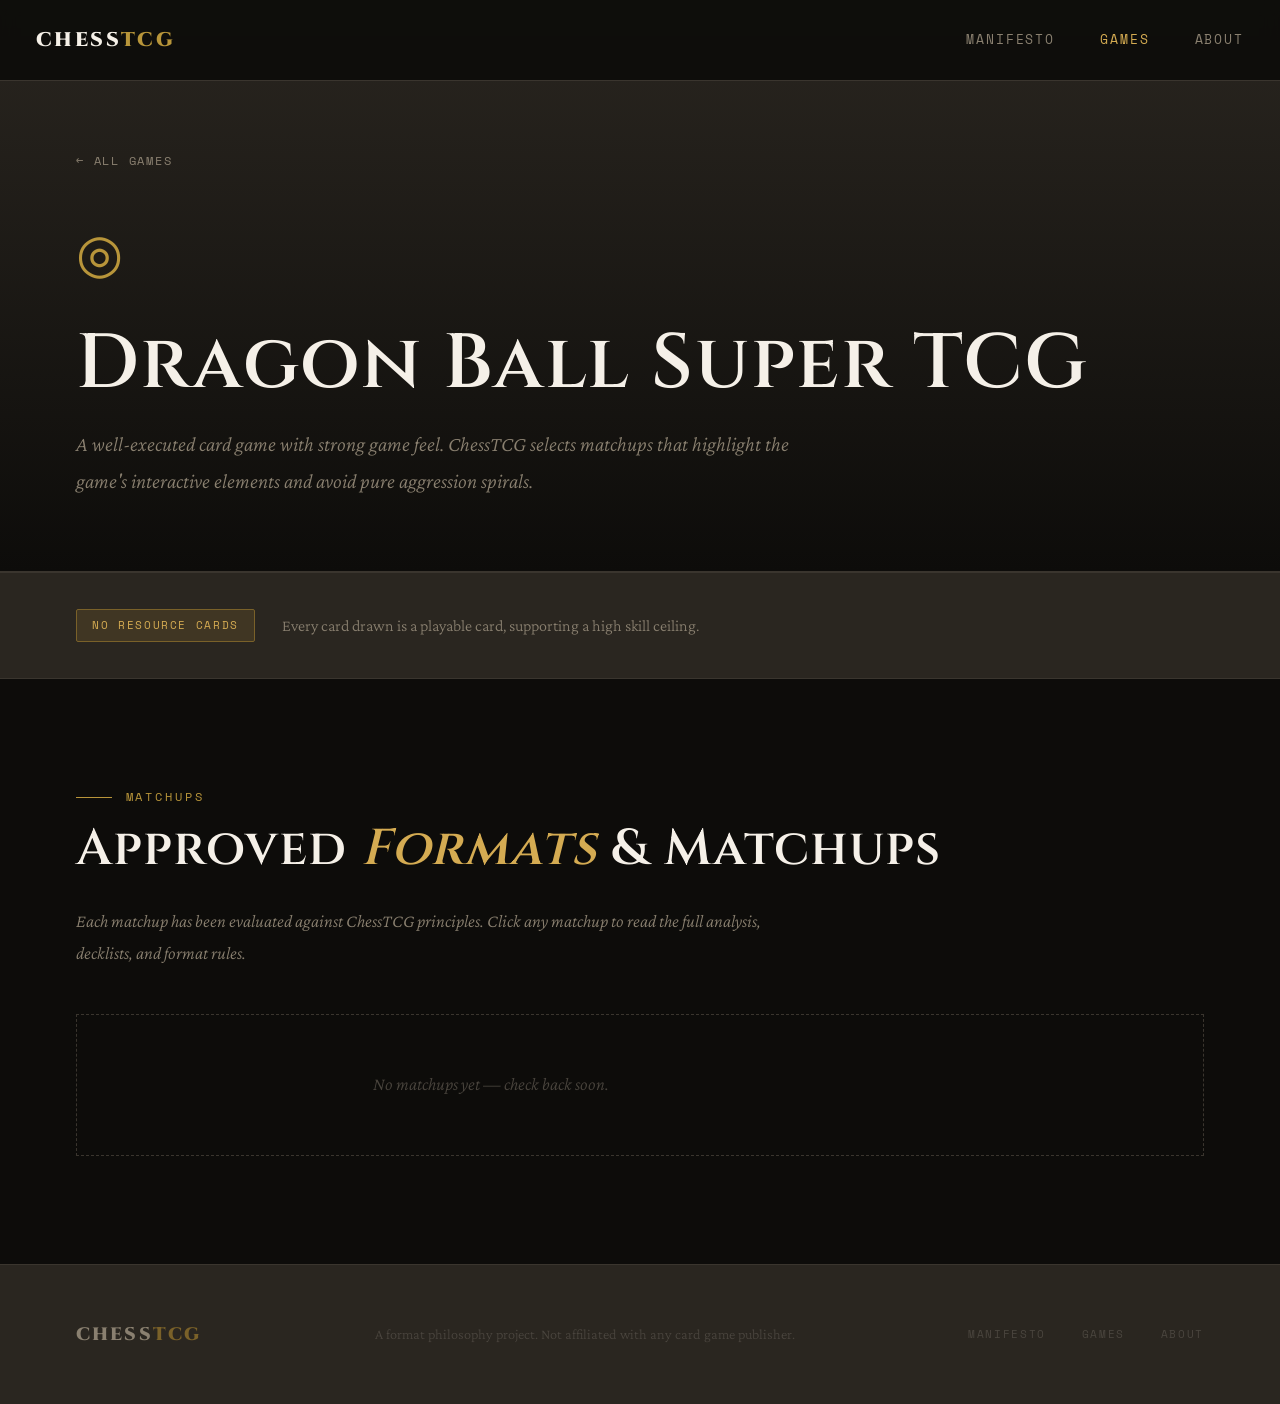
<file: games/dragonball.html>
<!DOCTYPE html>
<html lang="en">
<head>
  <meta charset="UTF-8" />
  <meta name="viewport" content="width=device-width, initial-scale=1.0" />
  <title>Dragon Ball Super TCG — ChessTCG</title>
  <link rel="stylesheet" href="../css/global.css" />
  <link rel="stylesheet" href="../css/game-page.css" />
  <link rel="preconnect" href="https://fonts.googleapis.com">
  <link rel="preconnect" href="https://fonts.gstatic.com" crossorigin>
  <link href="https://fonts.googleapis.com/css2?family=Cinzel:wght@400;600;900&family=Crimson+Pro:ital,wght@0,300;0,400;1,300;1,400&family=Space+Mono:wght@400;700&display=swap" rel="stylesheet">
</head>
<body>
  <nav class="nav">
    <a href="../index.html" class="nav-logo">CHESS<span>TCG</span></a>
    <div class="nav-links">
      <a href="../index.html">Manifesto</a>
      <a href="../games.html" class="active">Games</a>
      <a href="../about.html">About</a>
    </div>
  </nav>
  <header class="game-header">
    <div class="container">
      <a href="../games.html" class="breadcrumb">← All Games</a>
      <div class="game-header-icon">◎</div>
      <h1>Dragon Ball Super TCG</h1>
      <p class="game-header-desc">A well-executed card game with strong game feel. ChessTCG selects matchups that highlight the game's interactive elements and avoid pure aggression spirals.</p>
    </div>
  </header>
  <main>
    <section class="resource-note">
      <div class="container">
        <div class="resource-badge">No Resource Cards</div><p>Every card drawn is a playable card, supporting a high skill ceiling.</p>
      </div>
    </section>
    <section class="matchups-section">
      <div class="container">
        <div class="section-label">Matchups</div>
        <h2>Approved <em>Formats</em> &amp; Matchups</h2>
        <p class="matchups-intro">Each matchup has been evaluated against ChessTCG principles. Click any matchup to read the full analysis, decklists, and format rules.</p>
        <div class="matchups-grid" id="matchups-grid">
          <div class="matchup-loading">Loading matchups&hellip;</div>
        </div>
      </div>
    </section>
  </main>
  <footer class="footer">
    <div class="container">
      <div class="footer-logo">CHESS<span>TCG</span></div>
      <p class="footer-tagline">A format philosophy project. Not affiliated with any card game publisher.</p>
      <div class="footer-links">
        <a href="../index.html">Manifesto</a>
        <a href="../games.html">Games</a>
        <a href="../about.html">About</a>
      </div>
    </div>
  </footer>
  <script src="../js/main.js"></script>
  <script>loadMatchups('../data/matchups/dragonball.json', 'matchups-grid', '../matchups/dragonball/');</script>
</body>
</html>
</file>
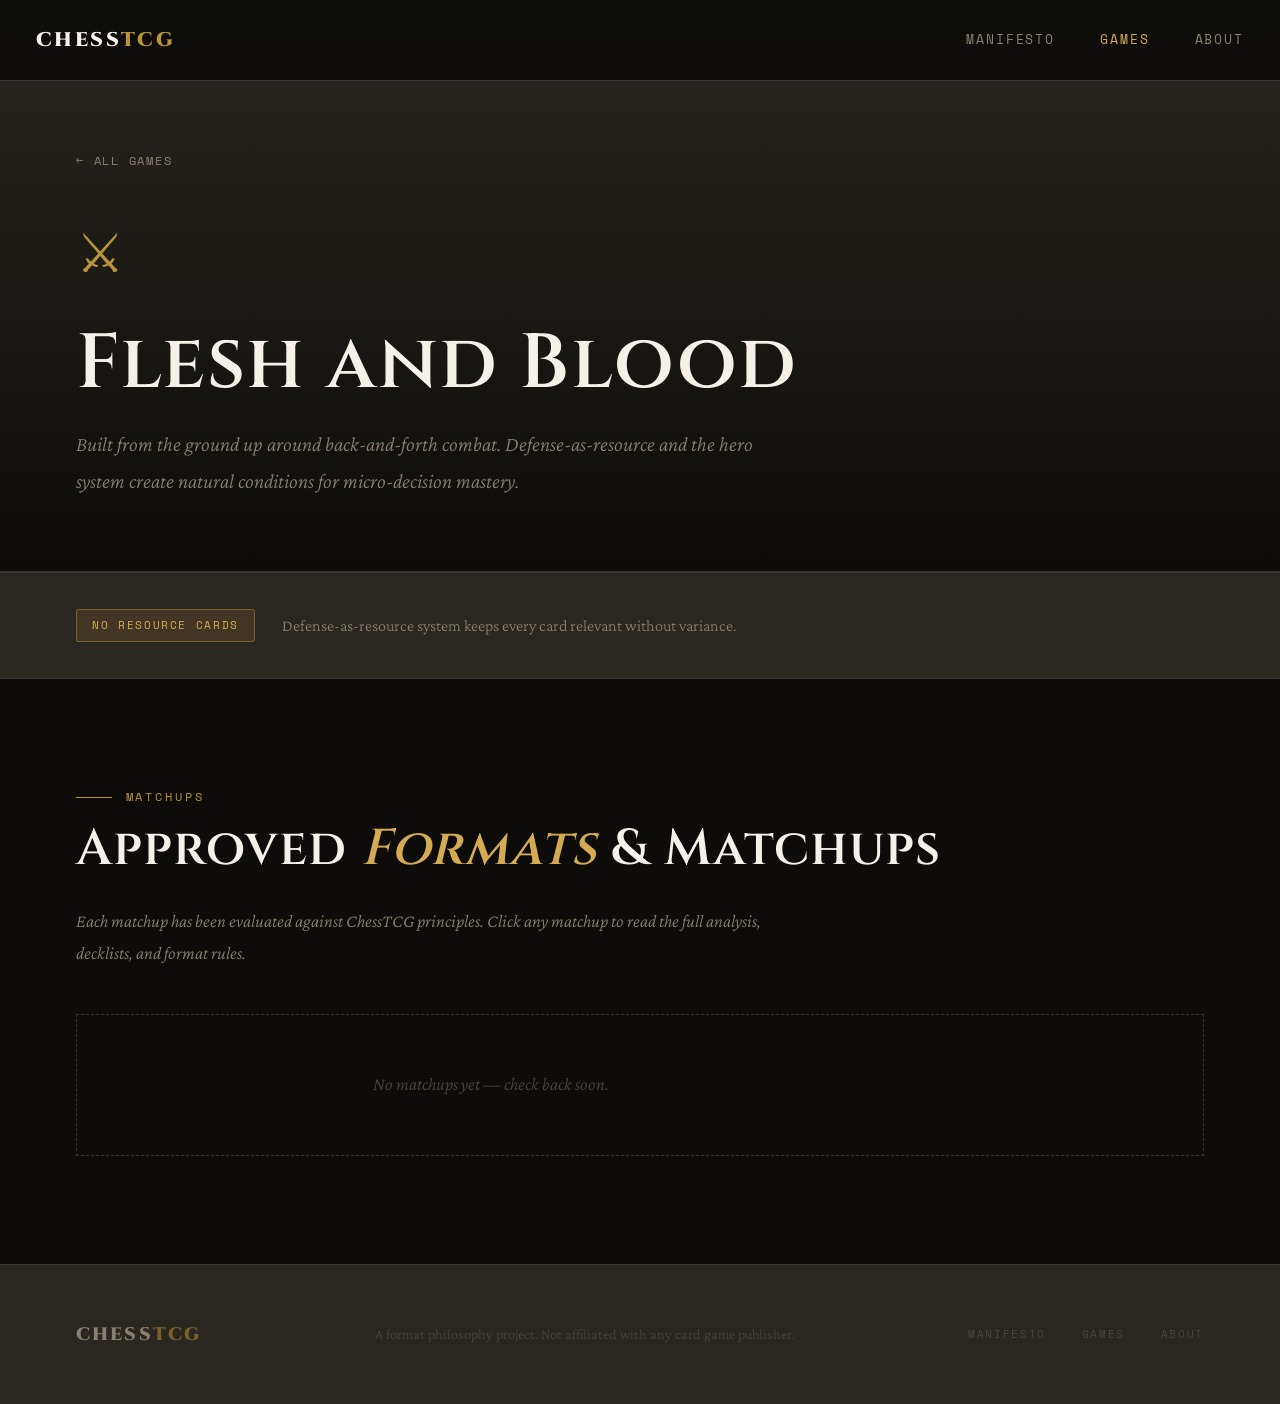
<file: games/fleshandblood.html>
<!DOCTYPE html>
<html lang="en">
<head>
  <meta charset="UTF-8" />
  <meta name="viewport" content="width=device-width, initial-scale=1.0" />
  <title>Flesh and Blood — ChessTCG</title>
  <link rel="stylesheet" href="../css/global.css" />
  <link rel="stylesheet" href="../css/game-page.css" />
  <link rel="preconnect" href="https://fonts.googleapis.com">
  <link rel="preconnect" href="https://fonts.gstatic.com" crossorigin>
  <link href="https://fonts.googleapis.com/css2?family=Cinzel:wght@400;600;900&family=Crimson+Pro:ital,wght@0,300;0,400;1,300;1,400&family=Space+Mono:wght@400;700&display=swap" rel="stylesheet">
</head>
<body>
  <nav class="nav">
    <a href="../index.html" class="nav-logo">CHESS<span>TCG</span></a>
    <div class="nav-links">
      <a href="../index.html">Manifesto</a>
      <a href="../games.html" class="active">Games</a>
      <a href="../about.html">About</a>
    </div>
  </nav>
  <header class="game-header">
    <div class="container">
      <a href="../games.html" class="breadcrumb">← All Games</a>
      <div class="game-header-icon">⚔</div>
      <h1>Flesh and Blood</h1>
      <p class="game-header-desc">Built from the ground up around back-and-forth combat. Defense-as-resource and the hero system create natural conditions for micro-decision mastery.</p>
    </div>
  </header>
  <main>
    <section class="resource-note">
      <div class="container">
        <div class="resource-badge">No Resource Cards</div><p>Defense-as-resource system keeps every card relevant without variance.</p>
      </div>
    </section>
    <section class="matchups-section">
      <div class="container">
        <div class="section-label">Matchups</div>
        <h2>Approved <em>Formats</em> &amp; Matchups</h2>
        <p class="matchups-intro">Each matchup has been evaluated against ChessTCG principles. Click any matchup to read the full analysis, decklists, and format rules.</p>
        <div class="matchups-grid" id="matchups-grid">
          <div class="matchup-loading">Loading matchups&hellip;</div>
        </div>
      </div>
    </section>
  </main>
  <footer class="footer">
    <div class="container">
      <div class="footer-logo">CHESS<span>TCG</span></div>
      <p class="footer-tagline">A format philosophy project. Not affiliated with any card game publisher.</p>
      <div class="footer-links">
        <a href="../index.html">Manifesto</a>
        <a href="../games.html">Games</a>
        <a href="../about.html">About</a>
      </div>
    </div>
  </footer>
  <script src="../js/main.js"></script>
  <script>loadMatchups('../data/matchups/fleshandblood.json', 'matchups-grid', '../matchups/fleshandblood/');</script>
</body>
</html>
</file>
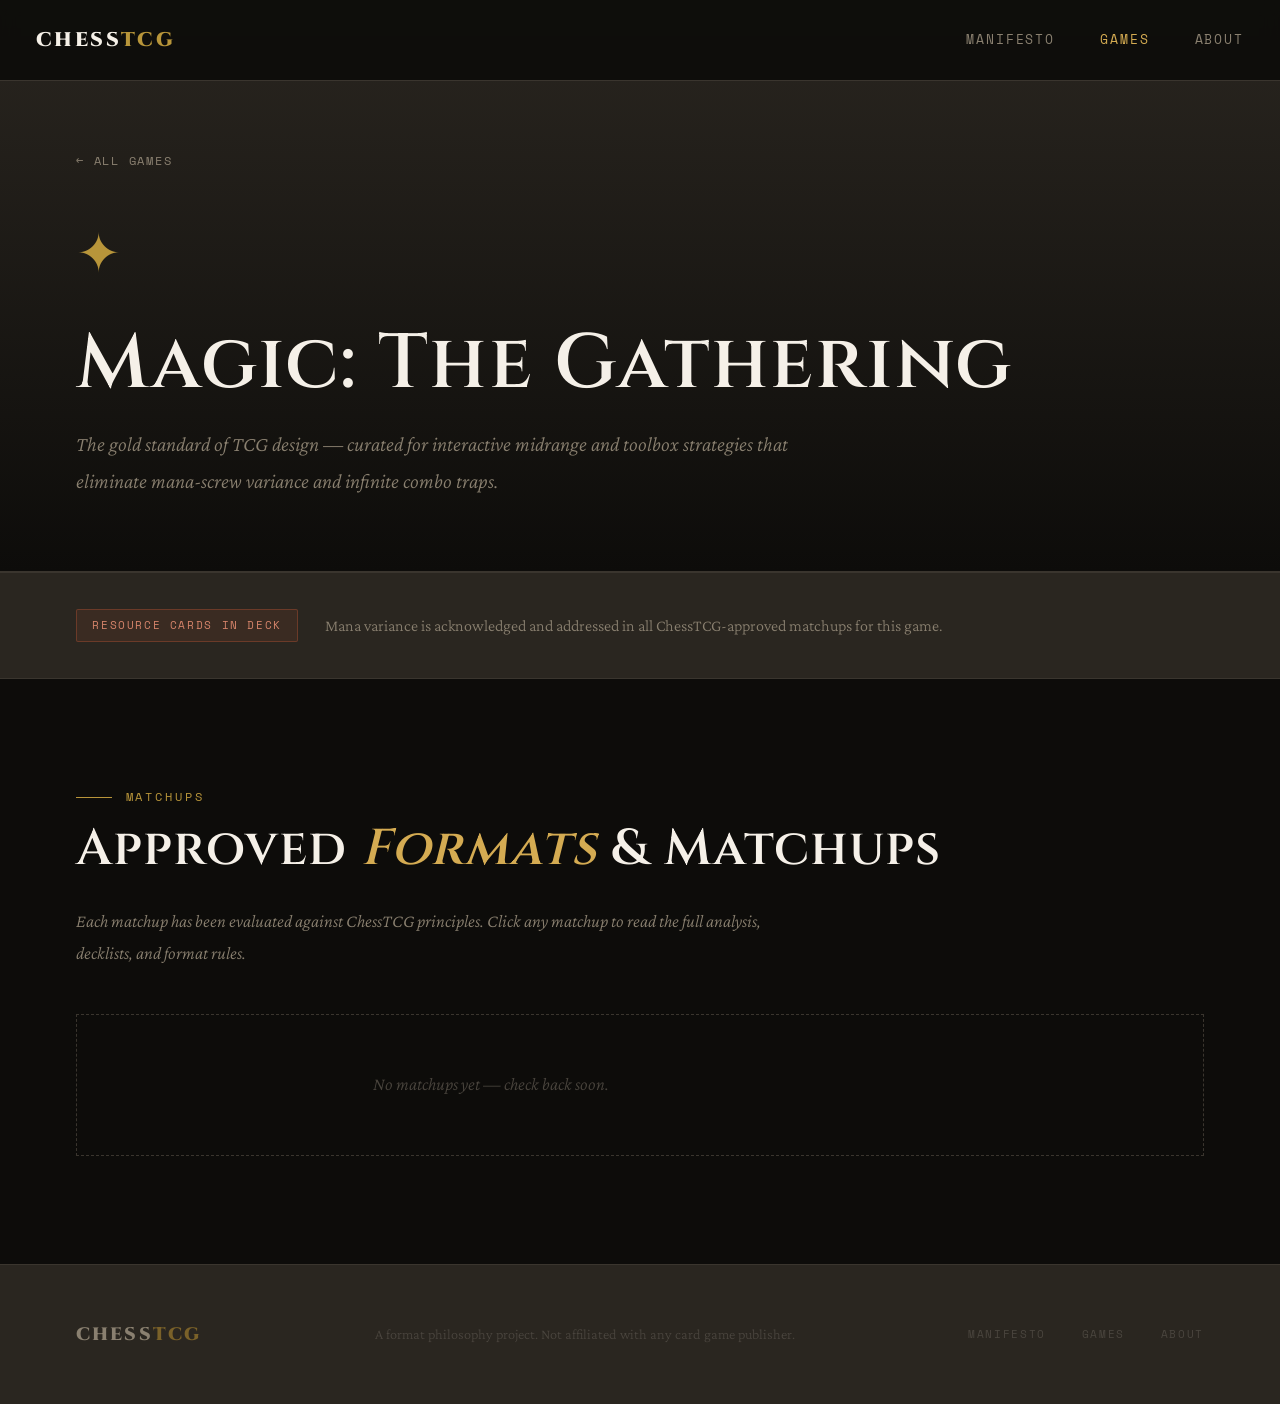
<file: games/magic.html>
<!DOCTYPE html>
<html lang="en">
<head>
  <meta charset="UTF-8" />
  <meta name="viewport" content="width=device-width, initial-scale=1.0" />
  <title>Magic: The Gathering — ChessTCG</title>
  <link rel="stylesheet" href="../css/global.css" />
  <link rel="stylesheet" href="../css/game-page.css" />
  <link rel="preconnect" href="https://fonts.googleapis.com">
  <link rel="preconnect" href="https://fonts.gstatic.com" crossorigin>
  <link href="https://fonts.googleapis.com/css2?family=Cinzel:wght@400;600;900&family=Crimson+Pro:ital,wght@0,300;0,400;1,300;1,400&family=Space+Mono:wght@400;700&display=swap" rel="stylesheet">
</head>
<body>
  <nav class="nav">
    <a href="../index.html" class="nav-logo">CHESS<span>TCG</span></a>
    <div class="nav-links">
      <a href="../index.html">Manifesto</a>
      <a href="../games.html" class="active">Games</a>
      <a href="../about.html">About</a>
    </div>
  </nav>
  <header class="game-header">
    <div class="container">
      <a href="../games.html" class="breadcrumb">← All Games</a>
      <div class="game-header-icon">✦</div>
      <h1>Magic: The Gathering</h1>
      <p class="game-header-desc">The gold standard of TCG design — curated for interactive midrange and toolbox strategies that eliminate mana-screw variance and infinite combo traps.</p>
    </div>
  </header>
  <main>
    <section class="resource-note">
      <div class="container">
        <div class="resource-badge resource-badge-warning">Resource Cards in Deck</div><p>Mana variance is acknowledged and addressed in all ChessTCG-approved matchups for this game.</p>
      </div>
    </section>
    <section class="matchups-section">
      <div class="container">
        <div class="section-label">Matchups</div>
        <h2>Approved <em>Formats</em> &amp; Matchups</h2>
        <p class="matchups-intro">Each matchup has been evaluated against ChessTCG principles. Click any matchup to read the full analysis, decklists, and format rules.</p>
        <div class="matchups-grid" id="matchups-grid">
          <div class="matchup-loading">Loading matchups&hellip;</div>
        </div>
      </div>
    </section>
  </main>
  <footer class="footer">
    <div class="container">
      <div class="footer-logo">CHESS<span>TCG</span></div>
      <p class="footer-tagline">A format philosophy project. Not affiliated with any card game publisher.</p>
      <div class="footer-links">
        <a href="../index.html">Manifesto</a>
        <a href="../games.html">Games</a>
        <a href="../about.html">About</a>
      </div>
    </div>
  </footer>
  <script src="../js/main.js"></script>
  <script>loadMatchups('../data/matchups/magic.json', 'matchups-grid', '../matchups/magic/');</script>
</body>
</html>
</file>
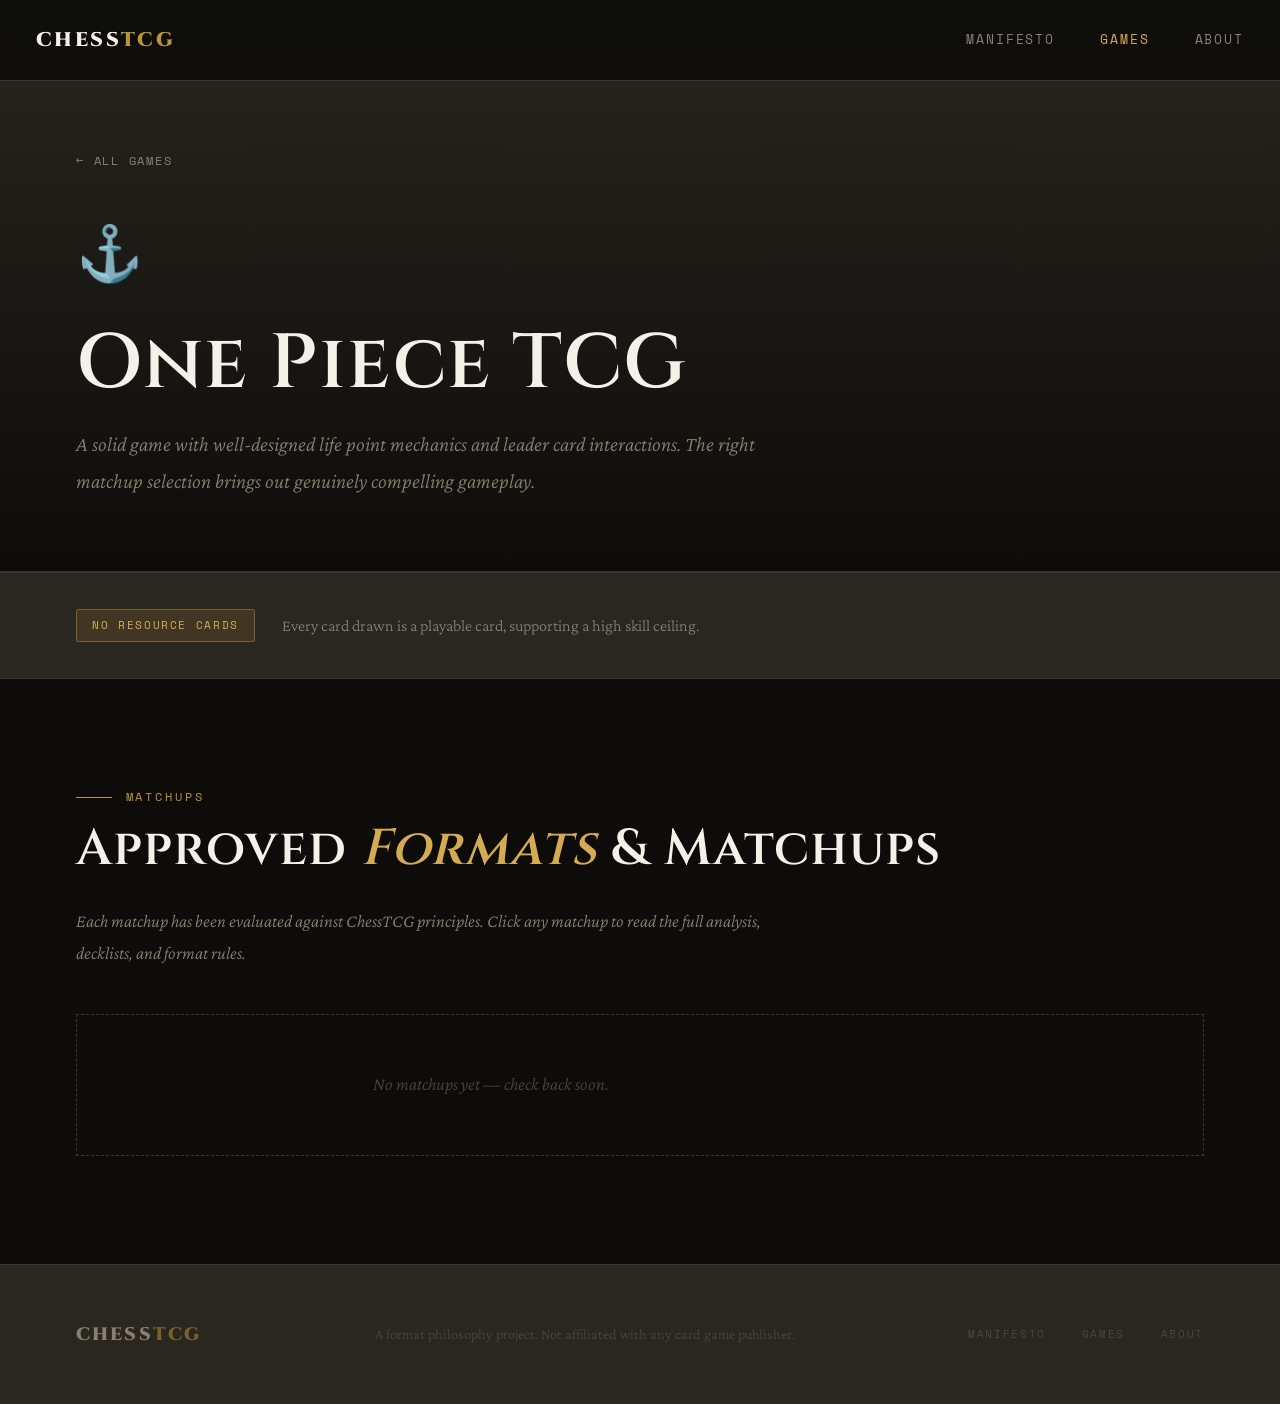
<file: games/onepiece.html>
<!DOCTYPE html>
<html lang="en">
<head>
  <meta charset="UTF-8" />
  <meta name="viewport" content="width=device-width, initial-scale=1.0" />
  <title>One Piece TCG — ChessTCG</title>
  <link rel="stylesheet" href="../css/global.css" />
  <link rel="stylesheet" href="../css/game-page.css" />
  <link rel="preconnect" href="https://fonts.googleapis.com">
  <link rel="preconnect" href="https://fonts.gstatic.com" crossorigin>
  <link href="https://fonts.googleapis.com/css2?family=Cinzel:wght@400;600;900&family=Crimson+Pro:ital,wght@0,300;0,400;1,300;1,400&family=Space+Mono:wght@400;700&display=swap" rel="stylesheet">
</head>
<body>
  <nav class="nav">
    <a href="../index.html" class="nav-logo">CHESS<span>TCG</span></a>
    <div class="nav-links">
      <a href="../index.html">Manifesto</a>
      <a href="../games.html" class="active">Games</a>
      <a href="../about.html">About</a>
    </div>
  </nav>
  <header class="game-header">
    <div class="container">
      <a href="../games.html" class="breadcrumb">← All Games</a>
      <div class="game-header-icon">⚓</div>
      <h1>One Piece TCG</h1>
      <p class="game-header-desc">A solid game with well-designed life point mechanics and leader card interactions. The right matchup selection brings out genuinely compelling gameplay.</p>
    </div>
  </header>
  <main>
    <section class="resource-note">
      <div class="container">
        <div class="resource-badge">No Resource Cards</div><p>Every card drawn is a playable card, supporting a high skill ceiling.</p>
      </div>
    </section>
    <section class="matchups-section">
      <div class="container">
        <div class="section-label">Matchups</div>
        <h2>Approved <em>Formats</em> &amp; Matchups</h2>
        <p class="matchups-intro">Each matchup has been evaluated against ChessTCG principles. Click any matchup to read the full analysis, decklists, and format rules.</p>
        <div class="matchups-grid" id="matchups-grid">
          <div class="matchup-loading">Loading matchups&hellip;</div>
        </div>
      </div>
    </section>
  </main>
  <footer class="footer">
    <div class="container">
      <div class="footer-logo">CHESS<span>TCG</span></div>
      <p class="footer-tagline">A format philosophy project. Not affiliated with any card game publisher.</p>
      <div class="footer-links">
        <a href="../index.html">Manifesto</a>
        <a href="../games.html">Games</a>
        <a href="../about.html">About</a>
      </div>
    </div>
  </footer>
  <script src="../js/main.js"></script>
  <script>loadMatchups('../data/matchups/onepiece.json', 'matchups-grid', '../matchups/onepiece/');</script>
</body>
</html>
</file>
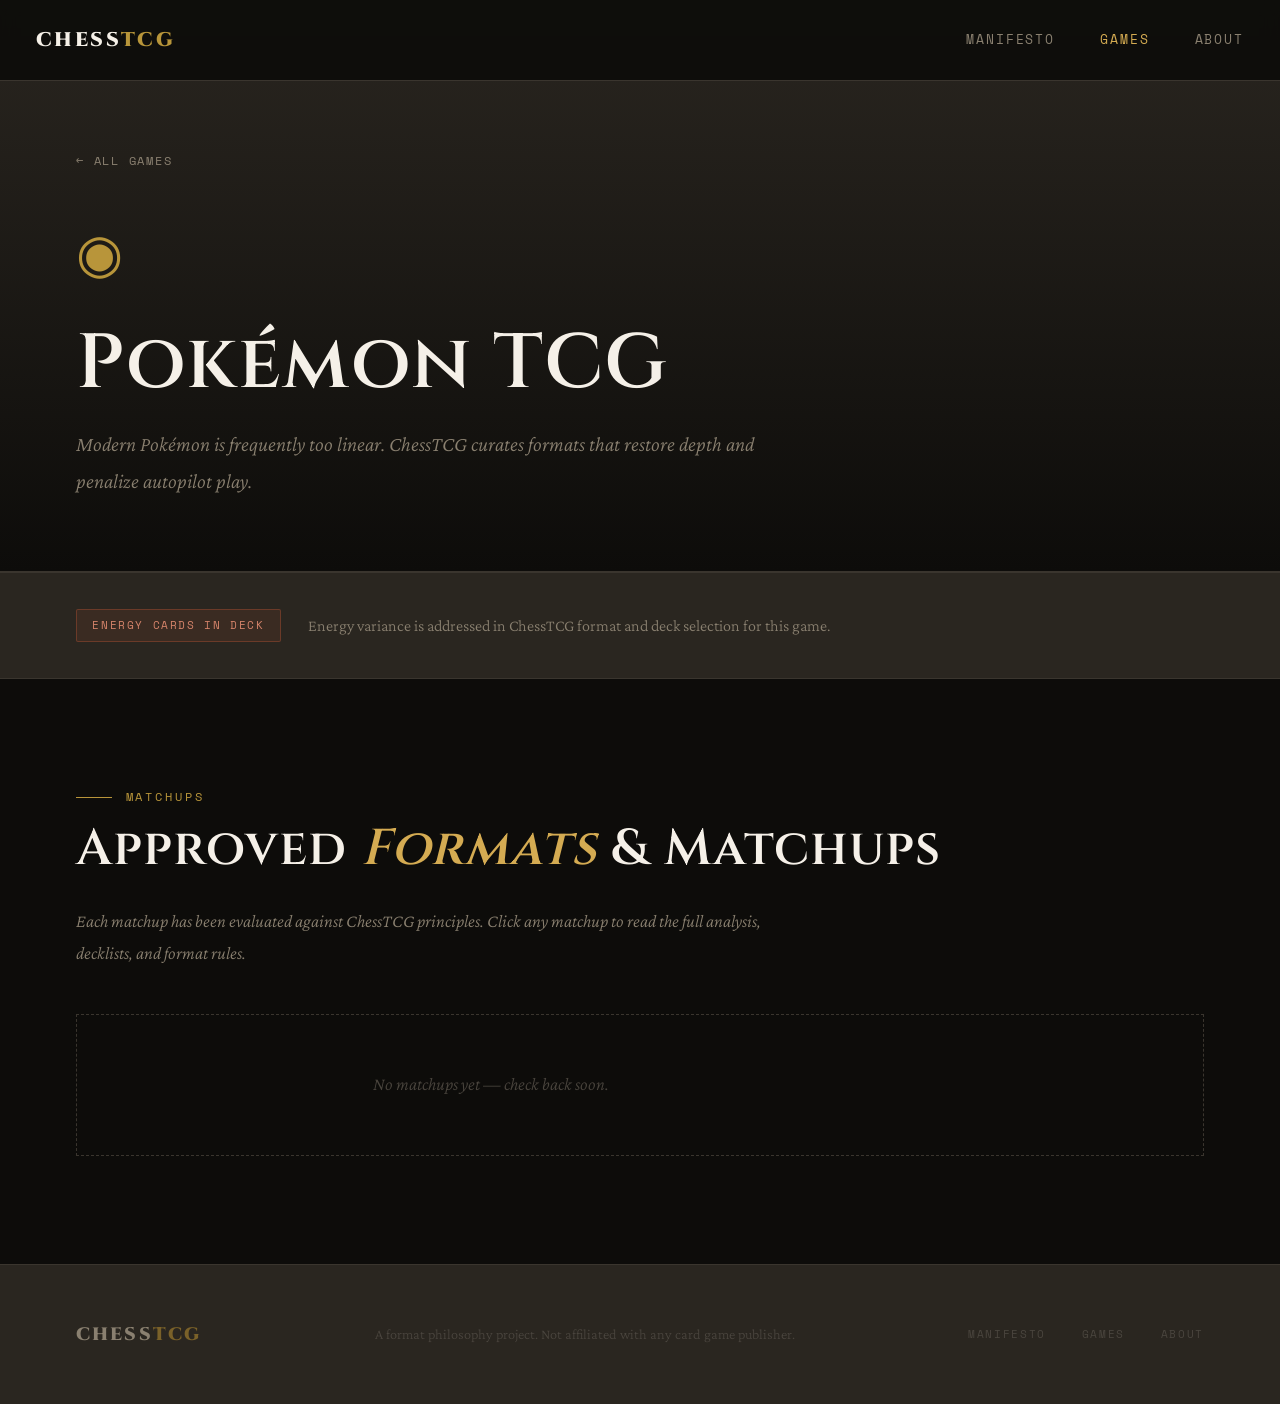
<file: games/pokemon.html>
<!DOCTYPE html>
<html lang="en">
<head>
  <meta charset="UTF-8" />
  <meta name="viewport" content="width=device-width, initial-scale=1.0" />
  <title>Pokémon TCG — ChessTCG</title>
  <link rel="stylesheet" href="../css/global.css" />
  <link rel="stylesheet" href="../css/game-page.css" />
  <link rel="preconnect" href="https://fonts.googleapis.com">
  <link rel="preconnect" href="https://fonts.gstatic.com" crossorigin>
  <link href="https://fonts.googleapis.com/css2?family=Cinzel:wght@400;600;900&family=Crimson+Pro:ital,wght@0,300;0,400;1,300;1,400&family=Space+Mono:wght@400;700&display=swap" rel="stylesheet">
</head>
<body>
  <nav class="nav">
    <a href="../index.html" class="nav-logo">CHESS<span>TCG</span></a>
    <div class="nav-links">
      <a href="../index.html">Manifesto</a>
      <a href="../games.html" class="active">Games</a>
      <a href="../about.html">About</a>
    </div>
  </nav>
  <header class="game-header">
    <div class="container">
      <a href="../games.html" class="breadcrumb">← All Games</a>
      <div class="game-header-icon">◉</div>
      <h1>Pokémon TCG</h1>
      <p class="game-header-desc">Modern Pokémon is frequently too linear. ChessTCG curates formats that restore depth and penalize autopilot play.</p>
    </div>
  </header>
  <main>
    <section class="resource-note">
      <div class="container">
        <div class="resource-badge resource-badge-warning">Energy Cards in Deck</div><p>Energy variance is addressed in ChessTCG format and deck selection for this game.</p>
      </div>
    </section>
    <section class="matchups-section">
      <div class="container">
        <div class="section-label">Matchups</div>
        <h2>Approved <em>Formats</em> &amp; Matchups</h2>
        <p class="matchups-intro">Each matchup has been evaluated against ChessTCG principles. Click any matchup to read the full analysis, decklists, and format rules.</p>
        <div class="matchups-grid" id="matchups-grid">
          <div class="matchup-loading">Loading matchups&hellip;</div>
        </div>
      </div>
    </section>
  </main>
  <footer class="footer">
    <div class="container">
      <div class="footer-logo">CHESS<span>TCG</span></div>
      <p class="footer-tagline">A format philosophy project. Not affiliated with any card game publisher.</p>
      <div class="footer-links">
        <a href="../index.html">Manifesto</a>
        <a href="../games.html">Games</a>
        <a href="../about.html">About</a>
      </div>
    </div>
  </footer>
  <script src="../js/main.js"></script>
  <script>loadMatchups('../data/matchups/pokemon.json', 'matchups-grid', '../matchups/pokemon/');</script>
</body>
</html>
</file>
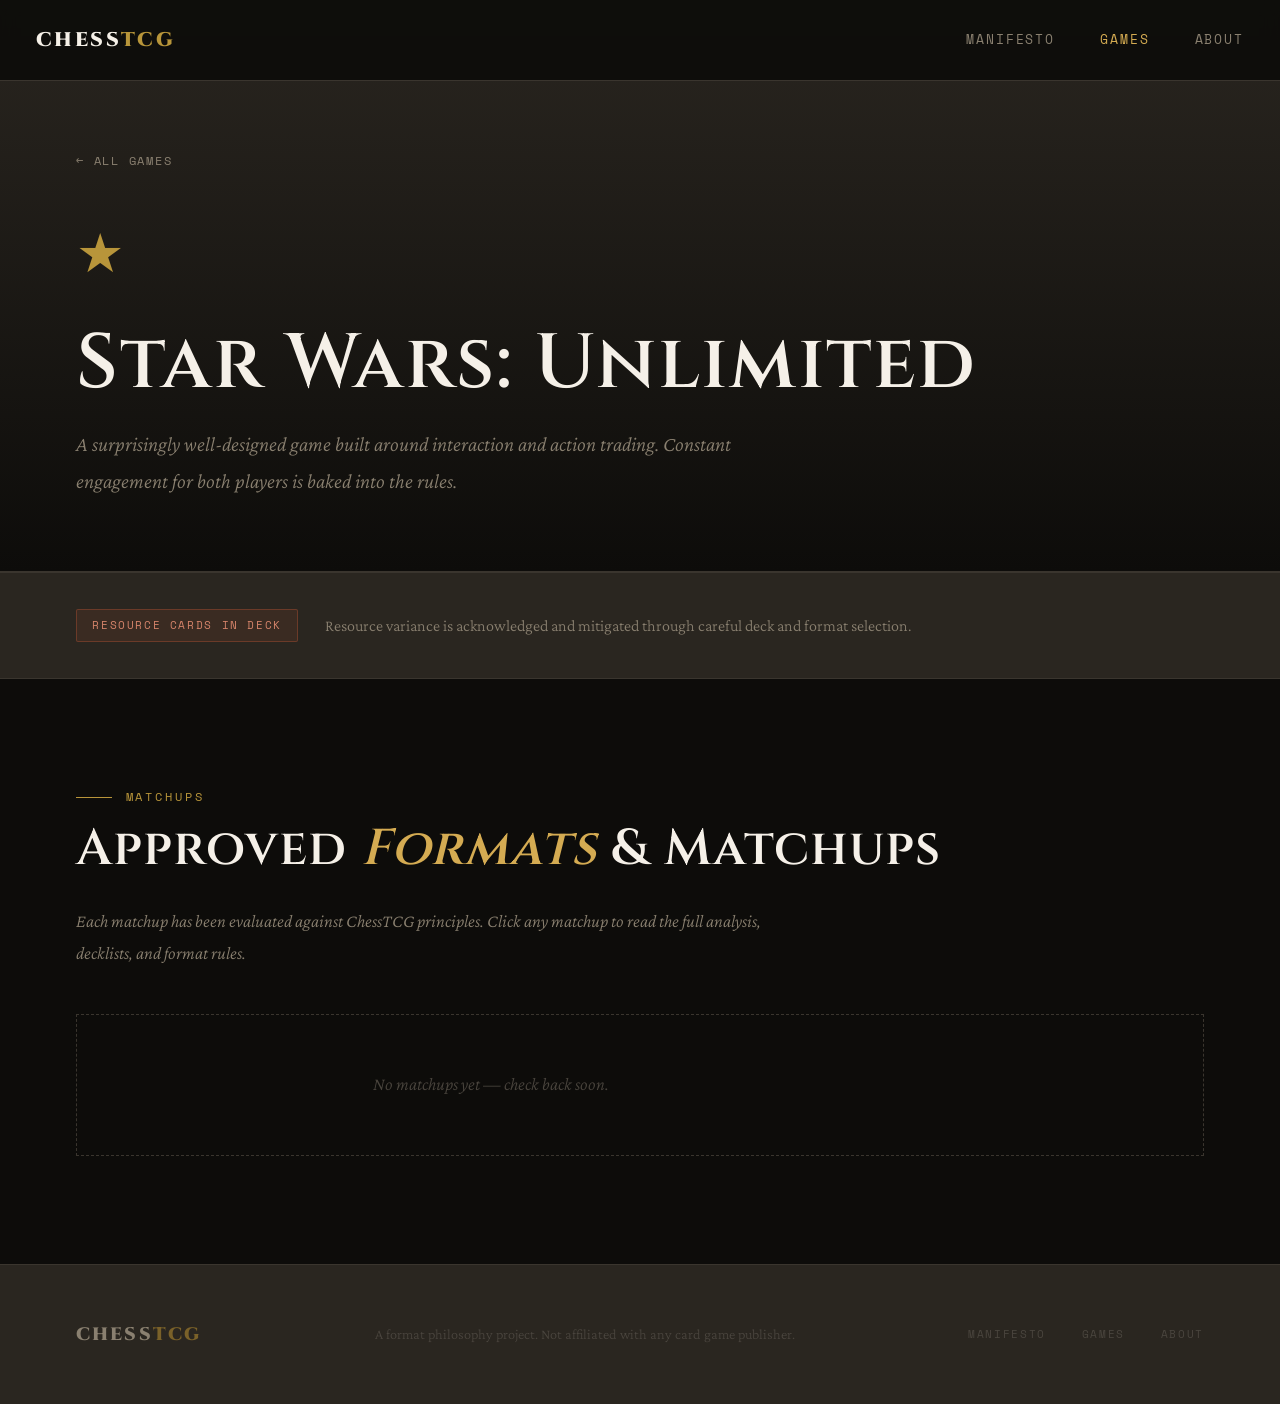
<file: games/starwars.html>
<!DOCTYPE html>
<html lang="en">
<head>
  <meta charset="UTF-8" />
  <meta name="viewport" content="width=device-width, initial-scale=1.0" />
  <title>Star Wars: Unlimited — ChessTCG</title>
  <link rel="stylesheet" href="../css/global.css" />
  <link rel="stylesheet" href="../css/game-page.css" />
  <link rel="preconnect" href="https://fonts.googleapis.com">
  <link rel="preconnect" href="https://fonts.gstatic.com" crossorigin>
  <link href="https://fonts.googleapis.com/css2?family=Cinzel:wght@400;600;900&family=Crimson+Pro:ital,wght@0,300;0,400;1,300;1,400&family=Space+Mono:wght@400;700&display=swap" rel="stylesheet">
</head>
<body>
  <nav class="nav">
    <a href="../index.html" class="nav-logo">CHESS<span>TCG</span></a>
    <div class="nav-links">
      <a href="../index.html">Manifesto</a>
      <a href="../games.html" class="active">Games</a>
      <a href="../about.html">About</a>
    </div>
  </nav>
  <header class="game-header">
    <div class="container">
      <a href="../games.html" class="breadcrumb">← All Games</a>
      <div class="game-header-icon">★</div>
      <h1>Star Wars: Unlimited</h1>
      <p class="game-header-desc">A surprisingly well-designed game built around interaction and action trading. Constant engagement for both players is baked into the rules.</p>
    </div>
  </header>
  <main>
    <section class="resource-note">
      <div class="container">
        <div class="resource-badge resource-badge-warning">Resource Cards in Deck</div><p>Resource variance is acknowledged and mitigated through careful deck and format selection.</p>
      </div>
    </section>
    <section class="matchups-section">
      <div class="container">
        <div class="section-label">Matchups</div>
        <h2>Approved <em>Formats</em> &amp; Matchups</h2>
        <p class="matchups-intro">Each matchup has been evaluated against ChessTCG principles. Click any matchup to read the full analysis, decklists, and format rules.</p>
        <div class="matchups-grid" id="matchups-grid">
          <div class="matchup-loading">Loading matchups&hellip;</div>
        </div>
      </div>
    </section>
  </main>
  <footer class="footer">
    <div class="container">
      <div class="footer-logo">CHESS<span>TCG</span></div>
      <p class="footer-tagline">A format philosophy project. Not affiliated with any card game publisher.</p>
      <div class="footer-links">
        <a href="../index.html">Manifesto</a>
        <a href="../games.html">Games</a>
        <a href="../about.html">About</a>
      </div>
    </div>
  </footer>
  <script src="../js/main.js"></script>
  <script>loadMatchups('../data/matchups/starwars.json', 'matchups-grid', '../matchups/starwars/');</script>
</body>
</html>
</file>
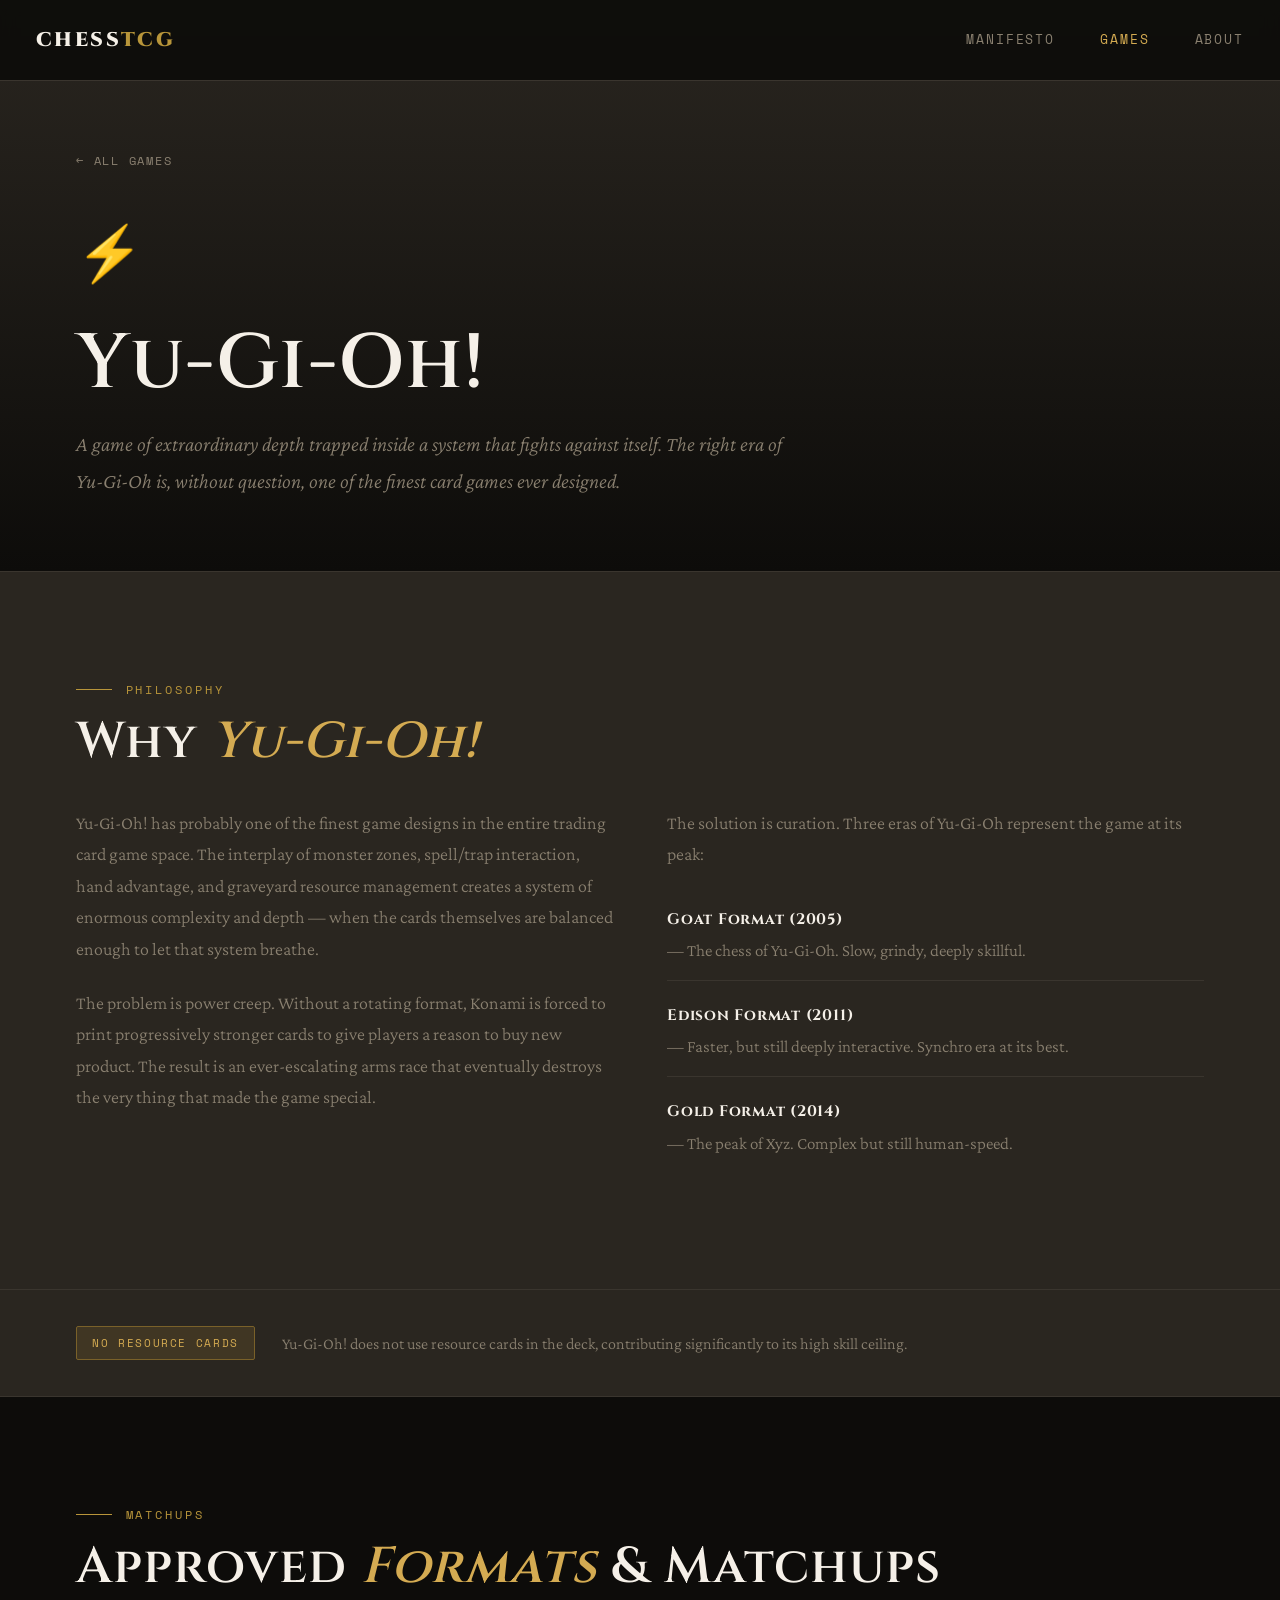
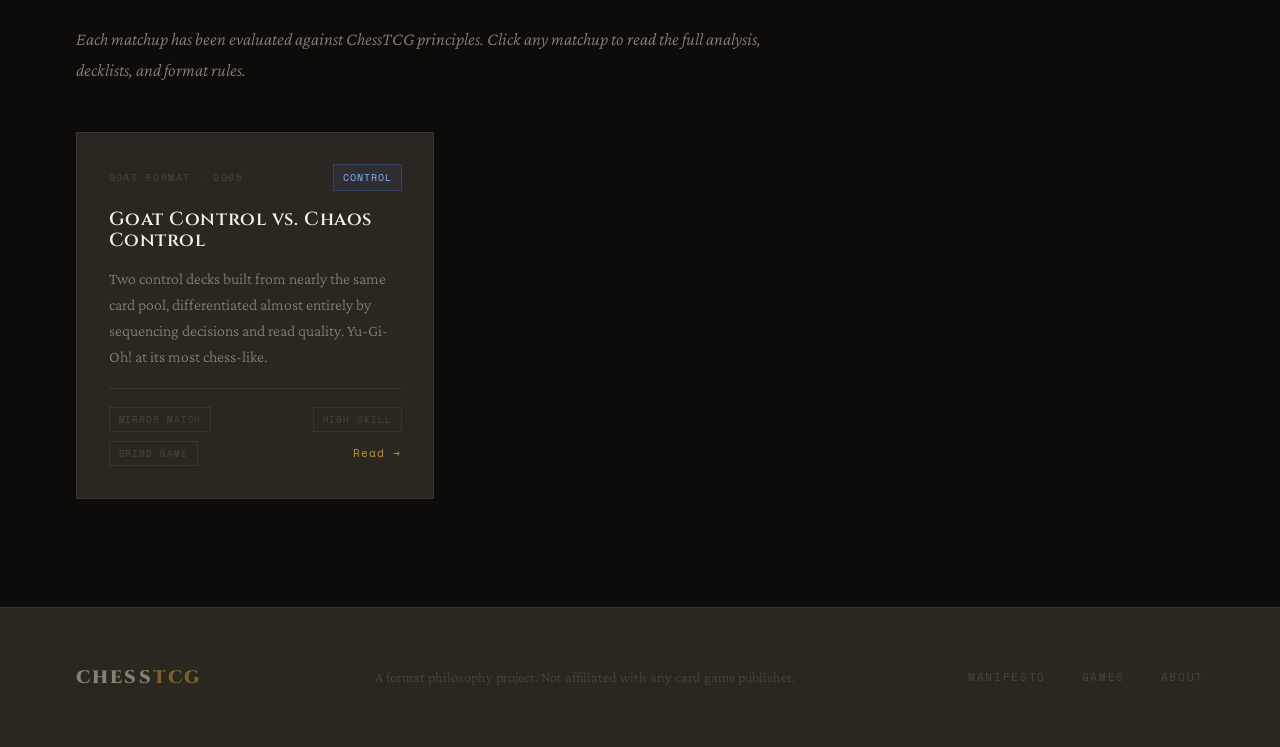
<file: games/yugioh.html>
<!DOCTYPE html>
<html lang="en">
<head>
  <meta charset="UTF-8" />
  <meta name="viewport" content="width=device-width, initial-scale=1.0" />
  <title>Yu-Gi-Oh! — ChessTCG</title>
  <link rel="stylesheet" href="../css/global.css" />
  <link rel="stylesheet" href="../css/game-page.css" />
  <link rel="preconnect" href="https://fonts.googleapis.com">
  <link rel="preconnect" href="https://fonts.gstatic.com" crossorigin>
  <link href="https://fonts.googleapis.com/css2?family=Cinzel:wght@400;600;900&family=Crimson+Pro:ital,wght@0,300;0,400;1,300;1,400&family=Space+Mono:wght@400;700&display=swap" rel="stylesheet">
</head>
<body>
  <nav class="nav">
    <a href="../index.html" class="nav-logo">CHESS<span>TCG</span></a>
    <div class="nav-links">
      <a href="../index.html">Manifesto</a>
      <a href="../games.html" class="active">Games</a>
      <a href="../about.html">About</a>
    </div>
  </nav>
  <header class="game-header">
    <div class="container">
      <a href="../games.html" class="breadcrumb">← All Games</a>
      <div class="game-header-icon">⚡</div>
      <h1>Yu-Gi-Oh!</h1>
      <p class="game-header-desc">A game of extraordinary depth trapped inside a system that fights against itself. The right era of Yu-Gi-Oh is, without question, one of the finest card games ever designed.</p>
    </div>
  </header>
  <main>
    <section class="game-philosophy">
      <div class="container">
        <div class="section-label">Philosophy</div>
        <h2>Why <em>Yu-Gi-Oh!</em></h2>
        <div class="philosophy-two-col">
          <div>
            <p>Yu-Gi-Oh! has probably one of the finest game designs in the entire trading card game space. The interplay of monster zones, spell/trap interaction, hand advantage, and graveyard resource management creates a system of enormous complexity and depth — when the cards themselves are balanced enough to let that system breathe.</p>
            <p>The problem is power creep. Without a rotating format, Konami is forced to print progressively stronger cards to give players a reason to buy new product. The result is an ever-escalating arms race that eventually destroys the very thing that made the game special.</p>
          </div>
          <div>
            <p>The solution is curation. Three eras of Yu-Gi-Oh represent the game at its peak:</p>
            <ul class="era-list">
              <li><strong>Goat Format (2005)</strong> — The chess of Yu-Gi-Oh. Slow, grindy, deeply skillful.</li>
              <li><strong>Edison Format (2011)</strong> — Faster, but still deeply interactive. Synchro era at its best.</li>
              <li><strong>Gold Format (2014)</strong> — The peak of Xyz. Complex but still human-speed.</li>
            </ul>
          </div>
        </div>
      </div>
    </section>
    <section class="resource-note">
      <div class="container">
        <div class="resource-badge">No Resource Cards</div>
        <p>Yu-Gi-Oh! does not use resource cards in the deck, contributing significantly to its high skill ceiling.</p>
      </div>
    </section>
    <section class="matchups-section">
      <div class="container">
        <div class="section-label">Matchups</div>
        <h2>Approved <em>Formats</em> &amp; Matchups</h2>
        <p class="matchups-intro">Each matchup has been evaluated against ChessTCG principles. Click any matchup to read the full analysis, decklists, and format rules.</p>
        <div class="matchups-grid" id="matchups-grid">
          <div class="matchup-loading">Loading matchups…</div>
        </div>
      </div>
    </section>
  </main>
  <footer class="footer">
    <div class="container">
      <div class="footer-logo">CHESS<span>TCG</span></div>
      <p class="footer-tagline">A format philosophy project. Not affiliated with any card game publisher.</p>
      <div class="footer-links">
        <a href="../index.html">Manifesto</a>
        <a href="../games.html">Games</a>
        <a href="../about.html">About</a>
      </div>
    </div>
  </footer>
  <script src="../js/main.js"></script>
  <script>loadMatchups('../data/matchups/yugioh.json', 'matchups-grid', '../matchups/yugioh/');</script>
</body>
</html>
</file>
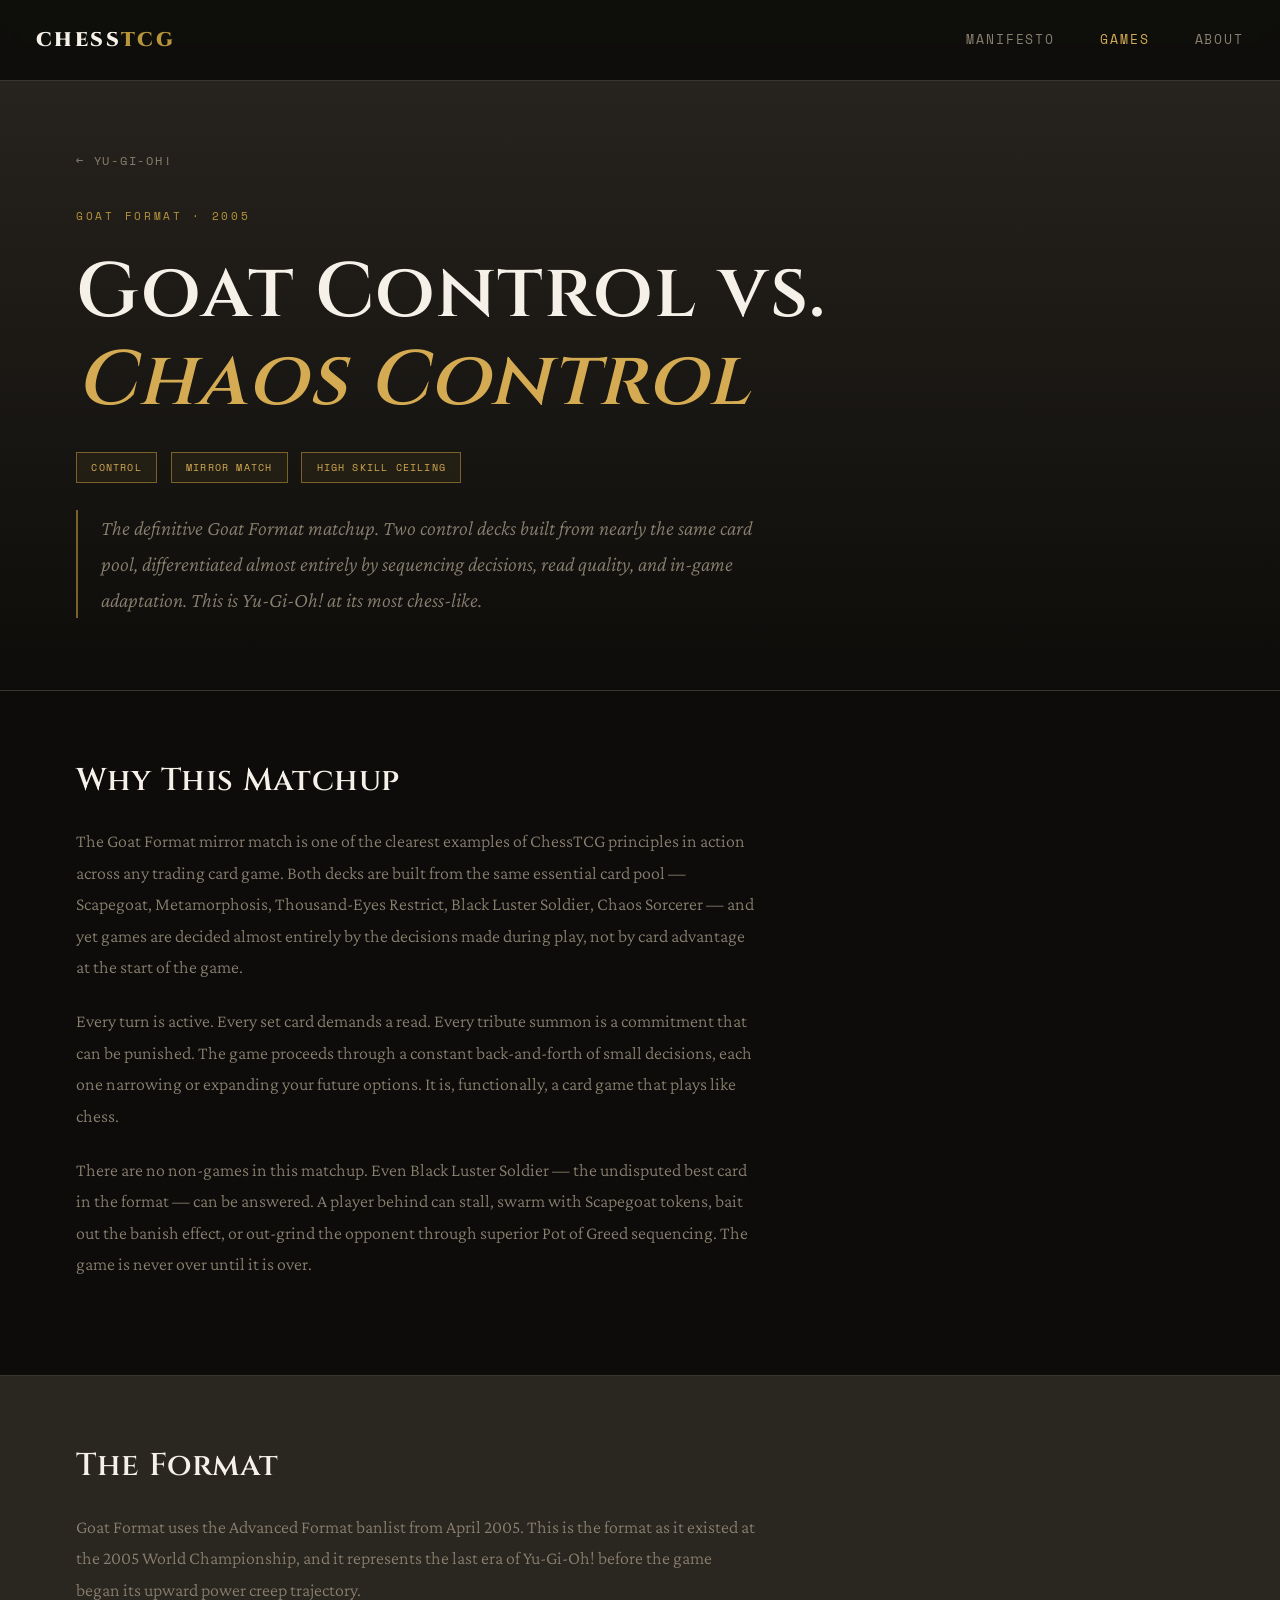
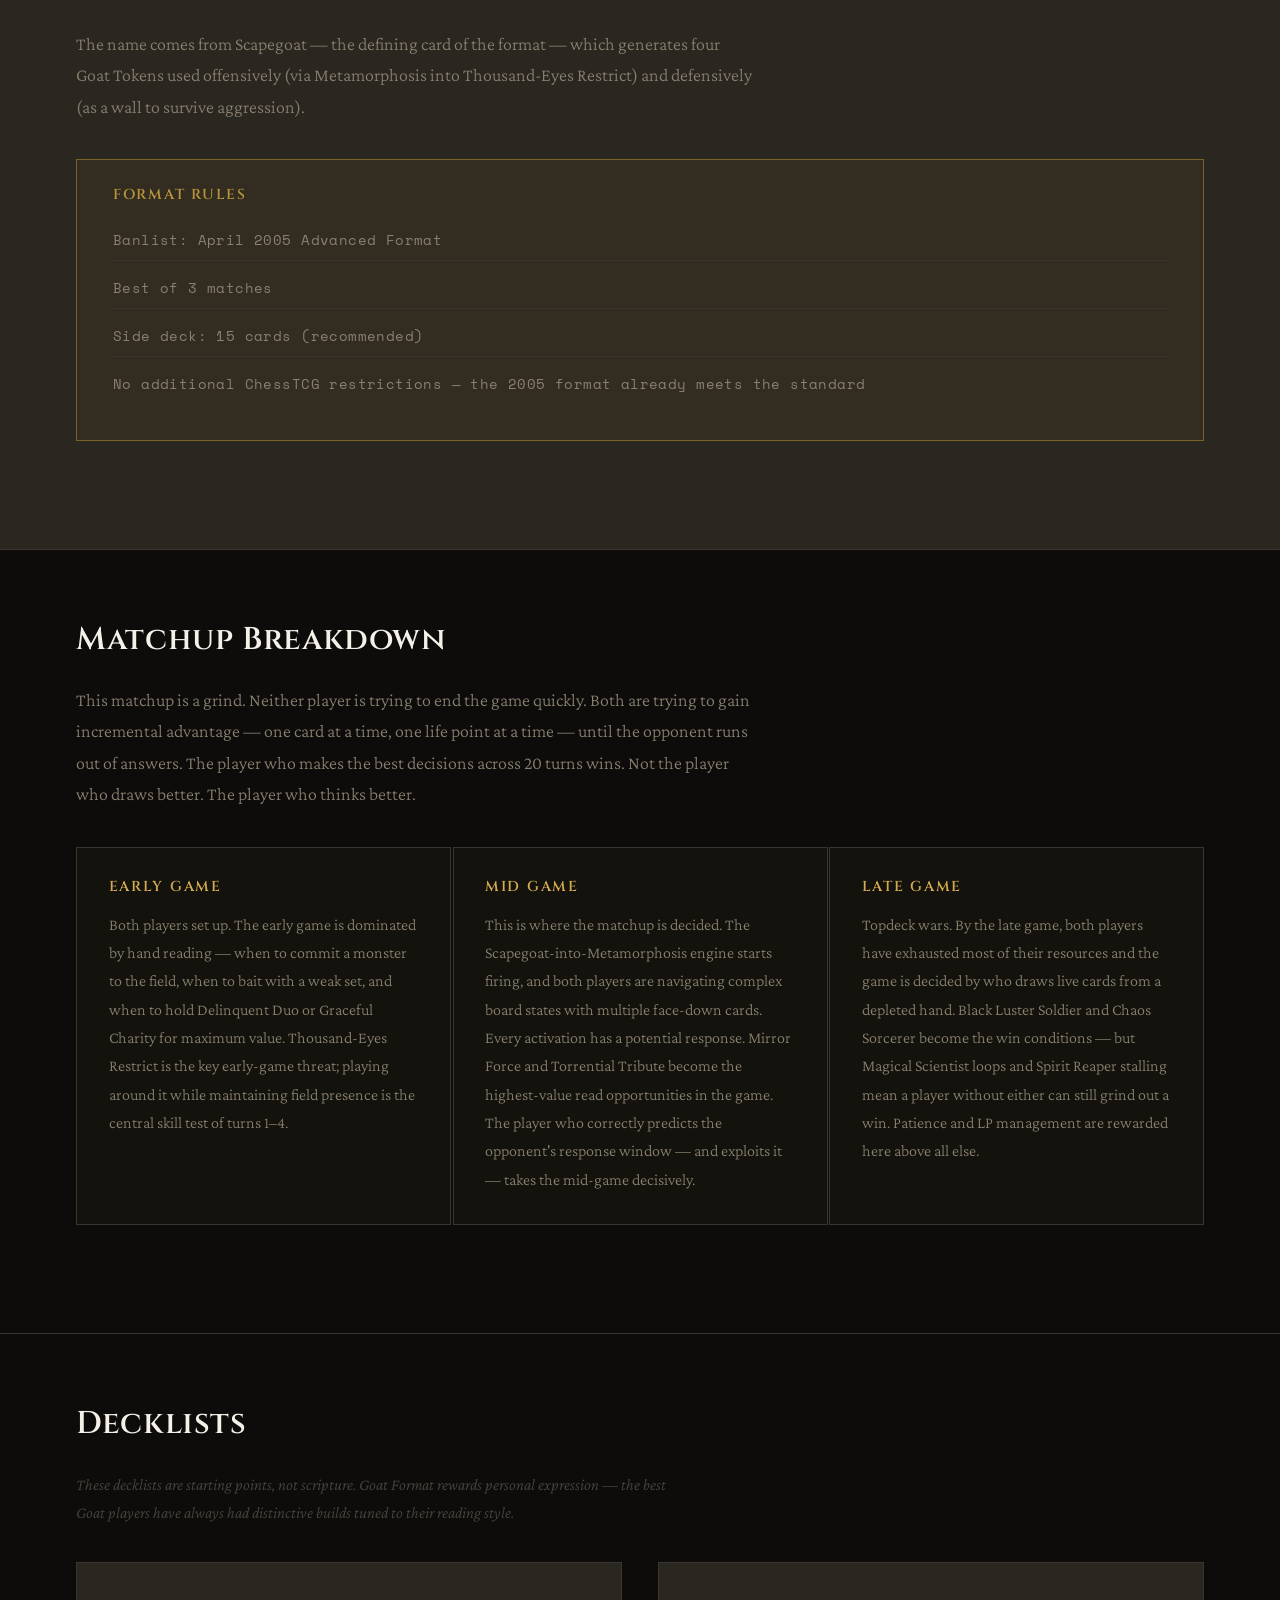
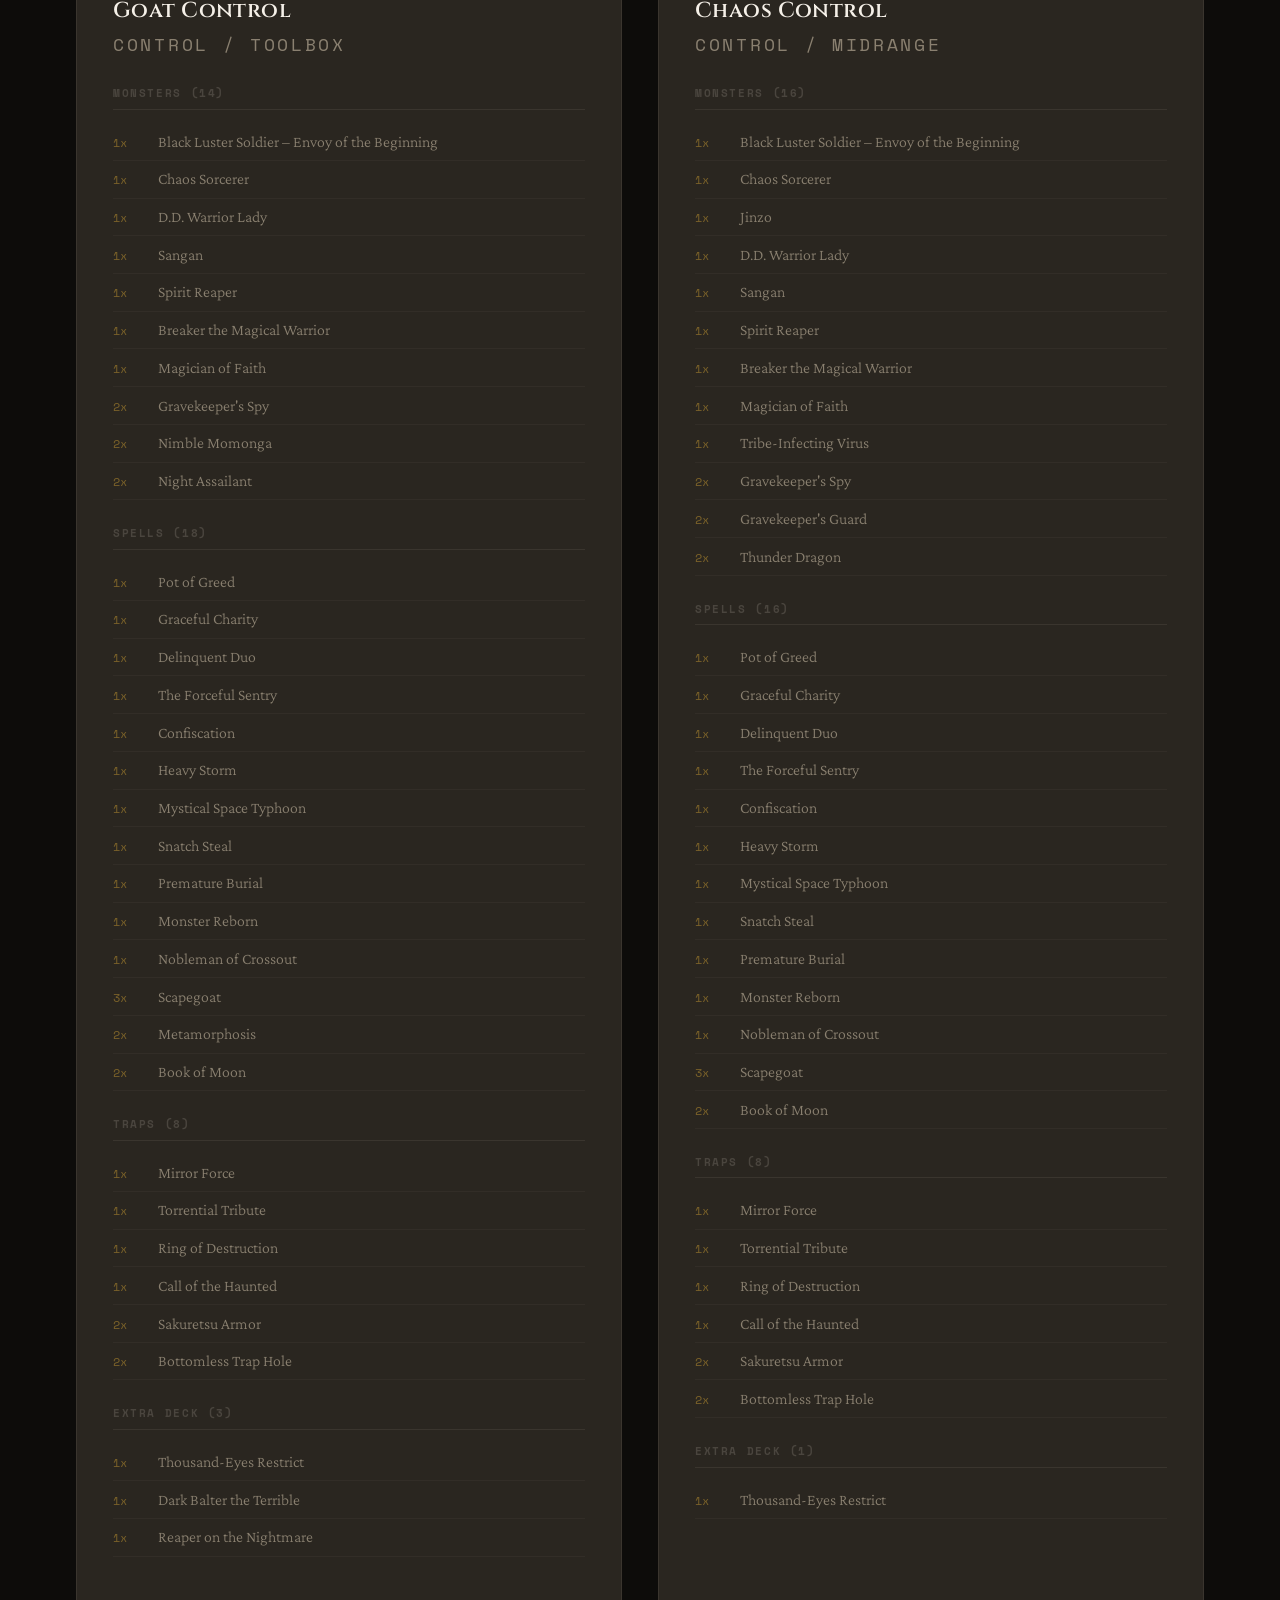
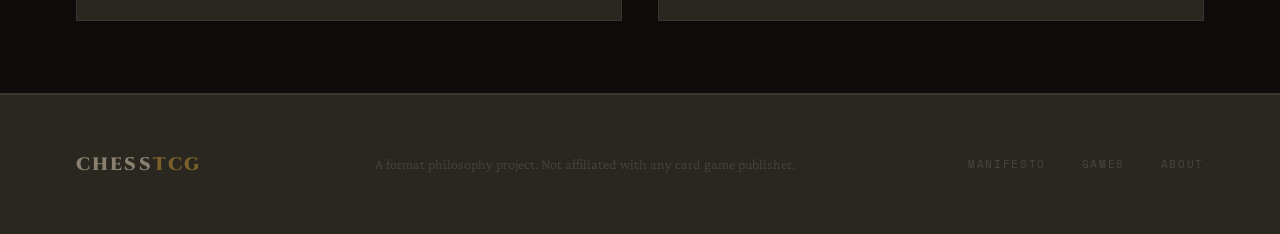
<file: matchups/yugioh/goat-control-vs-chaos.html>
<!DOCTYPE html>
<html lang="en">
<head>
  <meta charset="UTF-8" />
  <meta name="viewport" content="width=device-width, initial-scale=1.0" />
  <title>Goat Control vs. Chaos Control — Yu-Gi-Oh! — ChessTCG</title>
  <link rel="stylesheet" href="../../css/global.css" />
  <link rel="stylesheet" href="../../css/matchup.css" />
  <link rel="preconnect" href="https://fonts.googleapis.com">
  <link rel="preconnect" href="https://fonts.gstatic.com" crossorigin>
  <link href="https://fonts.googleapis.com/css2?family=Cinzel:wght@400;600;900&family=Crimson+Pro:ital,wght@0,300;0,400;1,300;1,400&family=Space+Mono:wght@400;700&display=swap" rel="stylesheet">
</head>
<body>

  <nav class="nav">
    <a href="../../index.html" class="nav-logo">CHESS<span>TCG</span></a>
    <div class="nav-links">
      <a href="../../index.html">Manifesto</a>
      <a href="../../games.html" class="active">Games</a>
      <a href="../../about.html">About</a>
    </div>
  </nav>

  <header class="matchup-header">
    <div class="container">
      <a href="../../games/yugioh.html" class="breadcrumb">← Yu-Gi-Oh!</a>
      <p class="matchup-format-badge">Goat Format · 2005</p>
      <h1>Goat Control vs.<br><em>Chaos Control</em></h1>
      <div class="matchup-meta">
        <span class="meta-tag">Control</span>
        <span class="meta-tag">Mirror Match</span>
        <span class="meta-tag">High Skill Ceiling</span>
      </div>
      <p class="matchup-summary">The definitive Goat Format matchup. Two control decks built from nearly the same card pool, differentiated almost entirely by sequencing decisions, read quality, and in-game adaptation. This is Yu-Gi-Oh! at its most chess-like.</p>
    </div>
  </header>

  <main>

    <section class="matchup-section">
      <div class="container">
        <h2>Why This Matchup</h2>
        <p>The Goat Format mirror match is one of the clearest examples of ChessTCG principles in action across any trading card game. Both decks are built from the same essential card pool — Scapegoat, Metamorphosis, Thousand-Eyes Restrict, Black Luster Soldier, Chaos Sorcerer — and yet games are decided almost entirely by the decisions made during play, not by card advantage at the start of the game.</p>
        <p>Every turn is active. Every set card demands a read. Every tribute summon is a commitment that can be punished. The game proceeds through a constant back-and-forth of small decisions, each one narrowing or expanding your future options. It is, functionally, a card game that plays like chess.</p>
        <p>There are no non-games in this matchup. Even Black Luster Soldier — the undisputed best card in the format — can be answered. A player behind can stall, swarm with Scapegoat tokens, bait out the banish effect, or out-grind the opponent through superior Pot of Greed sequencing. The game is never over until it is over.</p>
      </div>
    </section>

    <section class="matchup-section">
      <div class="container">
        <h2>The Format</h2>
        <p>Goat Format uses the Advanced Format banlist from April 2005. This is the format as it existed at the 2005 World Championship, and it represents the last era of Yu-Gi-Oh! before the game began its upward power creep trajectory.</p>
        <p>The name comes from Scapegoat — the defining card of the format — which generates four Goat Tokens used offensively (via Metamorphosis into Thousand-Eyes Restrict) and defensively (as a wall to survive aggression).</p>
        <div class="rule-box">
          <h4>Format Rules</h4>
          <ul>
            <li>Banlist: April 2005 Advanced Format</li>
            <li>Best of 3 matches</li>
            <li>Side deck: 15 cards (recommended)</li>
            <li>No additional ChessTCG restrictions — the 2005 format already meets the standard</li>
          </ul>
        </div>
      </div>
    </section>

    <section class="matchup-section">
      <div class="container">
        <h2>Matchup Breakdown</h2>
        <p>This matchup is a grind. Neither player is trying to end the game quickly. Both are trying to gain incremental advantage — one card at a time, one life point at a time — until the opponent runs out of answers. The player who makes the best decisions across 20 turns wins. Not the player who draws better. The player who thinks better.</p>
        <div class="matchup-dynamics">
          <div class="dynamic-block">
            <h4>Early Game</h4>
            <p>Both players set up. The early game is dominated by hand reading — when to commit a monster to the field, when to bait with a weak set, and when to hold Delinquent Duo or Graceful Charity for maximum value. Thousand-Eyes Restrict is the key early-game threat; playing around it while maintaining field presence is the central skill test of turns 1–4.</p>
          </div>
          <div class="dynamic-block">
            <h4>Mid Game</h4>
            <p>This is where the matchup is decided. The Scapegoat-into-Metamorphosis engine starts firing, and both players are navigating complex board states with multiple face-down cards. Every activation has a potential response. Mirror Force and Torrential Tribute become the highest-value read opportunities in the game. The player who correctly predicts the opponent's response window — and exploits it — takes the mid-game decisively.</p>
          </div>
          <div class="dynamic-block">
            <h4>Late Game</h4>
            <p>Topdeck wars. By the late game, both players have exhausted most of their resources and the game is decided by who draws live cards from a depleted hand. Black Luster Soldier and Chaos Sorcerer become the win conditions — but Magical Scientist loops and Spirit Reaper stalling mean a player without either can still grind out a win. Patience and LP management are rewarded here above all else.</p>
          </div>
        </div>
      </div>
    </section>

    <section class="matchup-section decklists-section">
      <div class="container">
        <h2>Decklists</h2>
        <p class="decklists-note">These decklists are starting points, not scripture. Goat Format rewards personal expression — the best Goat players have always had distinctive builds tuned to their reading style.</p>
        <div class="decklists-grid">

          <div class="decklist-card">
            <h3>Goat Control</h3>
            <p class="deck-archetype">Control / Toolbox</p>
            <div class="decklist">
              <div class="decklist-section">
                <h5>Monsters (14)</h5>
                <ul>
                  <li><span class="card-qty">1x</span> Black Luster Soldier – Envoy of the Beginning</li>
                  <li><span class="card-qty">1x</span> Chaos Sorcerer</li>
                  <li><span class="card-qty">1x</span> D.D. Warrior Lady</li>
                  <li><span class="card-qty">1x</span> Sangan</li>
                  <li><span class="card-qty">1x</span> Spirit Reaper</li>
                  <li><span class="card-qty">1x</span> Breaker the Magical Warrior</li>
                  <li><span class="card-qty">1x</span> Magician of Faith</li>
                  <li><span class="card-qty">2x</span> Gravekeeper's Spy</li>
                  <li><span class="card-qty">2x</span> Nimble Momonga</li>
                  <li><span class="card-qty">2x</span> Night Assailant</li>
                </ul>
              </div>
              <div class="decklist-section">
                <h5>Spells (18)</h5>
                <ul>
                  <li><span class="card-qty">1x</span> Pot of Greed</li>
                  <li><span class="card-qty">1x</span> Graceful Charity</li>
                  <li><span class="card-qty">1x</span> Delinquent Duo</li>
                  <li><span class="card-qty">1x</span> The Forceful Sentry</li>
                  <li><span class="card-qty">1x</span> Confiscation</li>
                  <li><span class="card-qty">1x</span> Heavy Storm</li>
                  <li><span class="card-qty">1x</span> Mystical Space Typhoon</li>
                  <li><span class="card-qty">1x</span> Snatch Steal</li>
                  <li><span class="card-qty">1x</span> Premature Burial</li>
                  <li><span class="card-qty">1x</span> Monster Reborn</li>
                  <li><span class="card-qty">1x</span> Nobleman of Crossout</li>
                  <li><span class="card-qty">3x</span> Scapegoat</li>
                  <li><span class="card-qty">2x</span> Metamorphosis</li>
                  <li><span class="card-qty">2x</span> Book of Moon</li>
                </ul>
              </div>
              <div class="decklist-section">
                <h5>Traps (8)</h5>
                <ul>
                  <li><span class="card-qty">1x</span> Mirror Force</li>
                  <li><span class="card-qty">1x</span> Torrential Tribute</li>
                  <li><span class="card-qty">1x</span> Ring of Destruction</li>
                  <li><span class="card-qty">1x</span> Call of the Haunted</li>
                  <li><span class="card-qty">2x</span> Sakuretsu Armor</li>
                  <li><span class="card-qty">2x</span> Bottomless Trap Hole</li>
                </ul>
              </div>
              <div class="decklist-section">
                <h5>Extra Deck (3)</h5>
                <ul>
                  <li><span class="card-qty">1x</span> Thousand-Eyes Restrict</li>
                  <li><span class="card-qty">1x</span> Dark Balter the Terrible</li>
                  <li><span class="card-qty">1x</span> Reaper on the Nightmare</li>
                </ul>
              </div>
            </div>
          </div>

          <div class="decklist-card">
            <h3>Chaos Control</h3>
            <p class="deck-archetype">Control / Midrange</p>
            <div class="decklist">
              <div class="decklist-section">
                <h5>Monsters (16)</h5>
                <ul>
                  <li><span class="card-qty">1x</span> Black Luster Soldier – Envoy of the Beginning</li>
                  <li><span class="card-qty">1x</span> Chaos Sorcerer</li>
                  <li><span class="card-qty">1x</span> Jinzo</li>
                  <li><span class="card-qty">1x</span> D.D. Warrior Lady</li>
                  <li><span class="card-qty">1x</span> Sangan</li>
                  <li><span class="card-qty">1x</span> Spirit Reaper</li>
                  <li><span class="card-qty">1x</span> Breaker the Magical Warrior</li>
                  <li><span class="card-qty">1x</span> Magician of Faith</li>
                  <li><span class="card-qty">1x</span> Tribe-Infecting Virus</li>
                  <li><span class="card-qty">2x</span> Gravekeeper's Spy</li>
                  <li><span class="card-qty">2x</span> Gravekeeper's Guard</li>
                  <li><span class="card-qty">2x</span> Thunder Dragon</li>
                </ul>
              </div>
              <div class="decklist-section">
                <h5>Spells (16)</h5>
                <ul>
                  <li><span class="card-qty">1x</span> Pot of Greed</li>
                  <li><span class="card-qty">1x</span> Graceful Charity</li>
                  <li><span class="card-qty">1x</span> Delinquent Duo</li>
                  <li><span class="card-qty">1x</span> The Forceful Sentry</li>
                  <li><span class="card-qty">1x</span> Confiscation</li>
                  <li><span class="card-qty">1x</span> Heavy Storm</li>
                  <li><span class="card-qty">1x</span> Mystical Space Typhoon</li>
                  <li><span class="card-qty">1x</span> Snatch Steal</li>
                  <li><span class="card-qty">1x</span> Premature Burial</li>
                  <li><span class="card-qty">1x</span> Monster Reborn</li>
                  <li><span class="card-qty">1x</span> Nobleman of Crossout</li>
                  <li><span class="card-qty">3x</span> Scapegoat</li>
                  <li><span class="card-qty">2x</span> Book of Moon</li>
                </ul>
              </div>
              <div class="decklist-section">
                <h5>Traps (8)</h5>
                <ul>
                  <li><span class="card-qty">1x</span> Mirror Force</li>
                  <li><span class="card-qty">1x</span> Torrential Tribute</li>
                  <li><span class="card-qty">1x</span> Ring of Destruction</li>
                  <li><span class="card-qty">1x</span> Call of the Haunted</li>
                  <li><span class="card-qty">2x</span> Sakuretsu Armor</li>
                  <li><span class="card-qty">2x</span> Bottomless Trap Hole</li>
                </ul>
              </div>
              <div class="decklist-section">
                <h5>Extra Deck (1)</h5>
                <ul>
                  <li><span class="card-qty">1x</span> Thousand-Eyes Restrict</li>
                </ul>
              </div>
            </div>
          </div>

        </div>
      </div>
    </section>

  </main>

  <footer class="footer">
    <div class="container">
      <div class="footer-logo">CHESS<span>TCG</span></div>
      <p class="footer-tagline">A format philosophy project. Not affiliated with any card game publisher.</p>
      <div class="footer-links">
        <a href="../../index.html">Manifesto</a>
        <a href="../../games.html">Games</a>
        <a href="../../about.html">About</a>
      </div>
    </div>
  </footer>

  <script src="../../js/main.js"></script>
</body>
</html>
</file>
<file: css/global.css>
/* ============================================
   CHESSTCG — GLOBAL STYLES
   Dark editorial aesthetic: ink, parchment, gold
   Cinzel (display) + Crimson Pro (body) + Space Mono (labels)
============================================ */

:root {
  --ink: #0d0c0a;
  --paper: #f5f0e8;
  --parchment: #ede6d6;
  --gold: #b8953a;
  --gold-light: #d4ab52;
  --gold-dim: #7a6129;
  --ivory: #faf7f2;
  --smoke: #2a2620;
  --ash: #4a453e;
  --dust: #8a8070;
  --border: #d4c9b0;
  --border-dark: #3a352e;

  --font-display: 'Cinzel', serif;
  --font-body: 'Crimson Pro', Georgia, serif;
  --font-mono: 'Space Mono', monospace;

  --max-width: 1200px;
  --section-gap: 6rem;
}

*, *::before, *::after {
  box-sizing: border-box;
  margin: 0;
  padding: 0;
}

html {
  font-size: 18px;
  scroll-behavior: smooth;
}

body {
  background-color: var(--ink);
  color: var(--paper);
  font-family: var(--font-body);
  font-weight: 300;
  line-height: 1.75;
  min-height: 100vh;
}

/* ---- Typography ---- */
h1, h2, h3, h4, h5 {
  font-family: var(--font-display);
  font-weight: 600;
  line-height: 1.15;
  letter-spacing: 0.02em;
}

h1 { font-size: clamp(2.5rem, 6vw, 5rem); }
h2 { font-size: clamp(1.8rem, 4vw, 2.8rem); }
h3 { font-size: 1.4rem; }
h4 { font-size: 1.1rem; }

em {
  font-style: italic;
  color: var(--gold-light);
}

p { max-width: 72ch; }

a {
  color: inherit;
  text-decoration: none;
}

ul, ol { padding-left: 1.5rem; }
li { margin-bottom: 0.5rem; }

/* ---- Layout ---- */
.container {
  max-width: var(--max-width);
  margin: 0 auto;
  padding: 0 2rem;
}

/* ---- Navigation ---- */
.nav {
  position: fixed;
  top: 0;
  left: 0;
  right: 0;
  z-index: 100;
  display: flex;
  align-items: center;
  justify-content: space-between;
  padding: 1.25rem 2rem;
  background: rgba(13, 12, 10, 0.92);
  backdrop-filter: blur(8px);
  border-bottom: 1px solid var(--border-dark);
}

.nav-logo {
  font-family: var(--font-display);
  font-weight: 900;
  font-size: 1.1rem;
  letter-spacing: 0.12em;
  color: var(--paper);
  text-transform: uppercase;
}

.nav-logo span {
  color: var(--gold);
}

.nav-links {
  display: flex;
  gap: 2.5rem;
}

.nav-links a {
  font-family: var(--font-mono);
  font-size: 0.7rem;
  letter-spacing: 0.15em;
  text-transform: uppercase;
  color: var(--dust);
  transition: color 0.2s;
}

.nav-links a:hover,
.nav-links a.active {
  color: var(--gold-light);
}

/* ---- Section Labels ---- */
.section-label {
  font-family: var(--font-mono);
  font-size: 0.65rem;
  letter-spacing: 0.25em;
  text-transform: uppercase;
  color: var(--gold);
  margin-bottom: 0.75rem;
  display: flex;
  align-items: center;
  gap: 0.75rem;
}

.section-label::before {
  content: '';
  display: inline-block;
  width: 2rem;
  height: 1px;
  background: var(--gold);
}

/* ---- Page Header (inner pages) ---- */
.page-header {
  padding: 8rem 0 4rem;
  border-bottom: 1px solid var(--border-dark);
  background: linear-gradient(to bottom, var(--smoke) 0%, var(--ink) 100%);
}

.page-eyebrow {
  font-family: var(--font-mono);
  font-size: 0.65rem;
  letter-spacing: 0.25em;
  text-transform: uppercase;
  color: var(--gold);
  margin-bottom: 1rem;
}

.page-desc {
  font-size: 1.15rem;
  color: var(--dust);
  margin-top: 1.25rem;
  font-weight: 300;
  font-style: italic;
}

/* ---- Breadcrumb ---- */
.breadcrumb {
  display: inline-block;
  font-family: var(--font-mono);
  font-size: 0.65rem;
  letter-spacing: 0.15em;
  text-transform: uppercase;
  color: var(--dust);
  margin-bottom: 2rem;
  transition: color 0.2s;
}

.breadcrumb:hover {
  color: var(--gold-light);
}

/* ---- Resource Note ---- */
.resource-note {
  padding: 2rem 0;
  border-top: 1px solid var(--border-dark);
  border-bottom: 1px solid var(--border-dark);
  background: var(--smoke);
}

.resource-note .container {
  display: flex;
  align-items: center;
  gap: 1.5rem;
}

.resource-badge {
  font-family: var(--font-mono);
  font-size: 0.6rem;
  letter-spacing: 0.15em;
  text-transform: uppercase;
  padding: 0.35rem 0.85rem;
  border-radius: 2px;
  white-space: nowrap;
  flex-shrink: 0;
}

.resource-badge {
  background: rgba(184, 149, 58, 0.15);
  border: 1px solid var(--gold-dim);
  color: var(--gold-light);
}

.resource-badge-warning {
  background: rgba(180, 80, 50, 0.12);
  border: 1px solid rgba(180, 80, 50, 0.4);
  color: #d4836a;
}

.resource-note p {
  font-size: 0.9rem;
  color: var(--dust);
  max-width: none;
}

/* ---- Footer ---- */
.footer {
  padding: 3rem 0;
  border-top: 1px solid var(--border-dark);
  background: var(--smoke);
}

.footer .container {
  display: flex;
  align-items: center;
  justify-content: space-between;
  flex-wrap: wrap;
  gap: 1rem;
}

.footer-logo {
  font-family: var(--font-display);
  font-weight: 900;
  font-size: 1rem;
  letter-spacing: 0.12em;
  color: var(--dust);
}

.footer-logo span {
  color: var(--gold-dim);
}

.footer-tagline {
  font-size: 0.8rem;
  color: var(--ash);
  max-width: none;
}

.footer-links {
  display: flex;
  gap: 2rem;
}

.footer-links a {
  font-family: var(--font-mono);
  font-size: 0.6rem;
  letter-spacing: 0.15em;
  text-transform: uppercase;
  color: var(--ash);
  transition: color 0.2s;
}

.footer-links a:hover {
  color: var(--gold-light);
}

/* ---- Matchups Empty State ---- */
.matchup-empty {
  grid-column: 1 / -1;
  padding: 3rem;
  border: 1px dashed var(--border-dark);
  text-align: center;
  color: var(--ash);
  font-style: italic;
}

.matchup-empty a {
  color: var(--gold);
  text-decoration: underline;
}

/* ---- Scroll animations ---- */
.fade-up {
  opacity: 0;
  transform: translateY(24px);
  transition: opacity 0.6s ease, transform 0.6s ease;
}

.fade-up.visible {
  opacity: 1;
  transform: translateY(0);
}

/* ---- Responsive ---- */
@media (max-width: 768px) {
  :root { --section-gap: 4rem; }
  .nav-links { gap: 1.5rem; }
  .footer .container { flex-direction: column; align-items: flex-start; }
  .resource-note .container { flex-direction: column; align-items: flex-start; }
}
</file>
<file: css/home.css>
/* ============================================
   HOME PAGE STYLES
============================================ */

/* ---- Hero ---- */
.hero {
  position: relative;
  min-height: 100vh;
  display: flex;
  align-items: center;
  overflow: hidden;
  padding: 6rem 2rem 4rem;
}

.hero-bg {
  position: absolute;
  inset: 0;
  background: radial-gradient(ellipse at 30% 50%, rgba(184, 149, 58, 0.06) 0%, transparent 60%),
              linear-gradient(135deg, var(--smoke) 0%, var(--ink) 60%);
}

.board-grid {
  position: absolute;
  inset: 0;
  background-image:
    linear-gradient(rgba(184, 149, 58, 0.04) 1px, transparent 1px),
    linear-gradient(90deg, rgba(184, 149, 58, 0.04) 1px, transparent 1px);
  background-size: 60px 60px;
  mask-image: radial-gradient(ellipse at center, black 20%, transparent 80%);
}

.hero-content {
  position: relative;
  z-index: 2;
  max-width: 700px;
  animation: heroFadeIn 1.2s ease both;
}

@keyframes heroFadeIn {
  from { opacity: 0; transform: translateY(30px); }
  to { opacity: 1; transform: translateY(0); }
}

.hero-eyebrow {
  font-family: var(--font-mono);
  font-size: 0.65rem;
  letter-spacing: 0.3em;
  text-transform: uppercase;
  color: var(--gold);
  margin-bottom: 1.25rem;
}

.hero-title {
  font-size: clamp(4rem, 12vw, 9rem);
  font-weight: 900;
  line-height: 0.9;
  letter-spacing: -0.01em;
  margin-bottom: 1.5rem;
}

.hero-title em {
  font-style: italic;
  color: var(--gold);
  display: block;
  font-size: 0.85em;
}

.hero-sub {
  font-size: 1.2rem;
  color: var(--dust);
  font-weight: 300;
  font-style: italic;
  margin-bottom: 2.5rem;
  max-width: 55ch;
}

.hero-cta {
  display: inline-block;
  font-family: var(--font-mono);
  font-size: 0.7rem;
  letter-spacing: 0.2em;
  text-transform: uppercase;
  padding: 1rem 2rem;
  border: 1px solid var(--gold);
  color: var(--gold);
  transition: background 0.2s, color 0.2s;
}

.hero-cta:hover {
  background: var(--gold);
  color: var(--ink);
}

.hero-piece {
  position: absolute;
  right: 8%;
  top: 50%;
  transform: translateY(-50%);
  font-size: clamp(8rem, 18vw, 18rem);
  color: rgba(184, 149, 58, 0.08);
  z-index: 1;
  pointer-events: none;
  animation: pieceFade 2s ease both 0.5s;
  user-select: none;
}

@keyframes pieceFade {
  from { opacity: 0; }
  to { opacity: 1; }
}

/* ---- Philosophy Section ---- */
.philosophy {
  padding: var(--section-gap) 0;
  background: var(--smoke);
}

.section-title {
  margin-bottom: 3rem;
}

.philosophy-grid {
  display: grid;
  grid-template-columns: repeat(auto-fit, minmax(240px, 1fr));
  gap: 2px;
  margin-top: 2rem;
}

.philosophy-block {
  padding: 2rem;
  background: var(--ink);
  border: 1px solid var(--border-dark);
  transition: border-color 0.2s;
}

.philosophy-block:hover {
  border-color: var(--gold-dim);
}

.block-icon {
  font-size: 1.5rem;
  display: block;
  margin-bottom: 1rem;
  opacity: 0.6;
}

.philosophy-block h3 {
  font-size: 1rem;
  letter-spacing: 0.1em;
  text-transform: uppercase;
  color: var(--gold-light);
  margin-bottom: 0.75rem;
}

.philosophy-block p {
  font-size: 0.95rem;
  color: var(--dust);
  line-height: 1.7;
}

/* ---- Chess Section ---- */
.chess-section {
  padding: var(--section-gap) 0;
  background: var(--ink);
}

.chess-layout {
  display: grid;
  grid-template-columns: 1fr 1fr;
  gap: 4rem;
  align-items: center;
}

.chess-lead {
  font-size: 1.25rem;
  color: var(--paper);
  font-style: italic;
  margin: 1.5rem 0;
  border-left: 2px solid var(--gold);
  padding-left: 1.25rem;
}

.chess-principles {
  list-style: none;
  padding: 0;
  margin-top: 1.5rem;
}

.chess-principles li {
  padding: 1rem 0;
  border-bottom: 1px solid var(--border-dark);
  font-size: 0.95rem;
  color: var(--dust);
}

.chess-principles li:last-child { border-bottom: none; }

.chess-principles strong {
  display: block;
  color: var(--paper);
  font-family: var(--font-display);
  font-weight: 600;
  font-size: 0.85rem;
  letter-spacing: 0.05em;
  margin-bottom: 0.25rem;
}

/* ---- Chessboard Visual ---- */
.chessboard {
  width: 100%;
  max-width: 380px;
  margin-left: auto;
  border: 2px solid var(--gold-dim);
  box-shadow: 0 0 60px rgba(184, 149, 58, 0.1), 0 20px 60px rgba(0,0,0,0.5);
}

.cb-row {
  display: grid;
  grid-template-columns: repeat(8, 1fr);
}

.cb-cell {
  aspect-ratio: 1;
  display: flex;
  align-items: center;
  justify-content: center;
  font-size: clamp(1rem, 2vw, 1.6rem);
}

.cb-cell.dark { background: rgba(184, 149, 58, 0.12); }
.cb-cell.light { background: rgba(245, 240, 232, 0.04); }

.cb-cell.has-piece {
  color: var(--paper);
  text-shadow: 0 1px 3px rgba(0,0,0,0.8);
}

/* ---- Archetypes Section ---- */
.archetypes {
  padding: var(--section-gap) 0;
  background: var(--smoke);
}

.archetypes-lead {
  font-size: 1.1rem;
  color: var(--dust);
  font-style: italic;
  margin: 1.5rem 0 2.5rem;
}

.archetype-grid {
  display: grid;
  grid-template-columns: repeat(auto-fit, minmax(280px, 1fr));
  gap: 1.5rem;
}

.archetype-card {
  padding: 2.5rem;
  background: var(--ink);
  border: 1px solid var(--border-dark);
  position: relative;
  overflow: hidden;
  transition: border-color 0.3s;
}

.archetype-card::before {
  content: '';
  position: absolute;
  top: 0; left: 0; right: 0;
  height: 2px;
  background: linear-gradient(90deg, var(--gold), transparent);
  transform: scaleX(0);
  transform-origin: left;
  transition: transform 0.3s;
}

.archetype-card:hover {
  border-color: var(--gold-dim);
}

.archetype-card:hover::before {
  transform: scaleX(1);
}

.archetype-number {
  font-family: var(--font-mono);
  font-size: 0.6rem;
  letter-spacing: 0.2em;
  color: var(--gold-dim);
  margin-bottom: 1rem;
}

.archetype-card h3 {
  font-size: 1.5rem;
  color: var(--gold-light);
  margin-bottom: 1rem;
}

.archetype-card p {
  font-size: 0.95rem;
  color: var(--dust);
  line-height: 1.7;
  margin-bottom: 1rem;
}

.archetype-example {
  font-family: var(--font-mono);
  font-size: 0.6rem;
  letter-spacing: 0.05em;
  color: var(--ash);
  line-height: 1.5;
  border-top: 1px solid var(--border-dark);
  padding-top: 1rem;
}

/* ---- Principles ---- */
.principles {
  padding: var(--section-gap) 0;
  background: var(--ink);
}

.principles-list {
  margin-top: 2.5rem;
  border-top: 1px solid var(--border-dark);
}

.principle-item {
  display: flex;
  gap: 2.5rem;
  padding: 2rem 0;
  border-bottom: 1px solid var(--border-dark);
  align-items: flex-start;
}

.principle-num {
  font-family: var(--font-display);
  font-size: 1.1rem;
  color: var(--gold-dim);
  flex-shrink: 0;
  width: 2rem;
  padding-top: 0.2rem;
}

.principle-content h4 {
  color: var(--paper);
  font-size: 1rem;
  letter-spacing: 0.05em;
  margin-bottom: 0.5rem;
}

.principle-content p {
  font-size: 0.95rem;
  color: var(--dust);
}

/* ---- CTA Section ---- */
.cta-section {
  padding: var(--section-gap) 0;
  text-align: center;
  background: var(--smoke);
  border-top: 1px solid var(--border-dark);
}

.cta-section h2 {
  margin-bottom: 1rem;
}

.cta-section p {
  color: var(--dust);
  font-style: italic;
  margin: 0 auto 2rem;
  max-width: 50ch;
}

.cta-btn {
  display: inline-block;
  font-family: var(--font-mono);
  font-size: 0.7rem;
  letter-spacing: 0.2em;
  text-transform: uppercase;
  padding: 1rem 2.5rem;
  background: var(--gold);
  color: var(--ink);
  font-weight: 700;
  transition: background 0.2s, transform 0.2s;
}

.cta-btn:hover {
  background: var(--gold-light);
  transform: translateY(-2px);
}

/* ---- Responsive ---- */
@media (max-width: 900px) {
  .chess-layout {
    grid-template-columns: 1fr;
  }
  .chess-board-visual {
    order: -1;
  }
  .chessboard {
    max-width: 300px;
    margin: 0 auto;
  }
}

@media (max-width: 600px) {
  .hero-piece { display: none; }
}
</file>
<file: css/about.css>
/* ============================================
   ABOUT PAGE STYLES
============================================ */

.about-section {
  padding: var(--section-gap) 0;
  background: var(--ink);
}

.about-container {
  max-width: 800px;
}

.about-content h2 {
  font-size: 1.5rem;
  color: var(--paper);
  margin: 3rem 0 1.25rem;
}

.about-content h2:first-child {
  margin-top: 0;
}

.about-content p {
  font-size: 1.05rem;
  color: var(--dust);
  margin-bottom: 1.25rem;
  line-height: 1.8;
}

.about-principles {
  margin: 1.25rem 0 1.25rem 1.5rem;
}

.about-principles li {
  font-size: 1rem;
  color: var(--dust);
  padding: 0.75rem 0;
  border-bottom: 1px solid var(--border-dark);
  line-height: 1.7;
}

.about-principles li:last-child {
  border-bottom: none;
}

.about-content strong {
  color: var(--paper);
  font-weight: 600;
}
</file>
<file: css/games.css>
/* ============================================
   GAMES PAGE STYLES
============================================ */

.games-section {
  padding: var(--section-gap) 0;
}

.games-grid {
  display: grid;
  grid-template-columns: repeat(auto-fill, minmax(340px, 1fr));
  gap: 1.5rem;
  margin-top: 2rem;
}

.game-card {
  display: block;
  border: 1px solid var(--border-dark);
  background: var(--smoke);
  transition: border-color 0.25s, transform 0.25s, box-shadow 0.25s;
  text-decoration: none;
  position: relative;
  overflow: hidden;
}

.game-card::after {
  content: '';
  position: absolute;
  inset: 0;
  background: linear-gradient(135deg, rgba(184, 149, 58, 0.04) 0%, transparent 50%);
  opacity: 0;
  transition: opacity 0.3s;
}

.game-card:hover {
  border-color: var(--gold-dim);
  transform: translateY(-3px);
  box-shadow: 0 8px 40px rgba(0,0,0,0.4);
}

.game-card:hover::after {
  opacity: 1;
}

.game-card-placeholder {
  opacity: 0.45;
  pointer-events: none;
}

.game-card-inner {
  padding: 2rem;
  display: flex;
  flex-direction: column;
  gap: 0.75rem;
  height: 100%;
  position: relative;
  z-index: 1;
}

.game-icon {
  font-size: 1.75rem;
  line-height: 1;
  color: var(--gold);
  margin-bottom: 0.25rem;
}

.game-info {
  flex: 1;
}

.game-info h3 {
  font-size: 1.25rem;
  color: var(--paper);
  margin-bottom: 0.5rem;
  letter-spacing: 0.05em;
}

.game-status {
  font-family: var(--font-mono);
  font-size: 0.55rem;
  letter-spacing: 0.2em;
  text-transform: uppercase;
  padding: 0.2rem 0.6rem;
  border-radius: 2px;
  display: inline-block;
  margin-bottom: 0.75rem;
}

.status-active {
  background: rgba(80, 160, 100, 0.12);
  border: 1px solid rgba(80, 160, 100, 0.3);
  color: #7ec99a;
}

.status-pending {
  background: rgba(184, 149, 58, 0.1);
  border: 1px solid var(--gold-dim);
  color: var(--gold-dim);
}

.game-desc {
  font-size: 0.9rem;
  color: var(--dust);
  line-height: 1.65;
  margin-bottom: 1rem;
}

.game-tags {
  display: flex;
  flex-wrap: wrap;
  gap: 0.5rem;
}

.tag {
  font-family: var(--font-mono);
  font-size: 0.55rem;
  letter-spacing: 0.1em;
  text-transform: uppercase;
  padding: 0.25rem 0.6rem;
  border: 1px solid var(--border-dark);
  color: var(--ash);
}

.game-arrow {
  font-family: var(--font-mono);
  font-size: 0.9rem;
  color: var(--gold-dim);
  align-self: flex-end;
  transition: color 0.2s, transform 0.2s;
}

.game-card:hover .game-arrow {
  color: var(--gold-light);
  transform: translateX(4px);
}

@media (max-width: 600px) {
  .games-grid { grid-template-columns: 1fr; }
}
</file>
<file: css/game-page.css>
/* ============================================
   GAME PAGE STYLES
============================================ */

.game-header {
  padding: 8rem 0 4rem;
  background: linear-gradient(to bottom, var(--smoke), var(--ink));
  border-bottom: 1px solid var(--border-dark);
}

.game-header-icon {
  font-size: 3rem;
  color: var(--gold);
  margin-bottom: 1rem;
  display: block;
}

.game-header-desc {
  font-size: 1.15rem;
  color: var(--dust);
  font-style: italic;
  margin-top: 1rem;
  max-width: 65ch;
}

/* ---- Philosophy ---- */
.game-philosophy {
  padding: var(--section-gap) 0;
  background: var(--smoke);
}

.philosophy-two-col {
  display: grid;
  grid-template-columns: 1fr 1fr;
  gap: 3rem;
  margin-top: 2rem;
}

.philosophy-two-col p {
  font-size: 1rem;
  color: var(--dust);
  margin-bottom: 1.25rem;
}

.era-list {
  list-style: none;
  padding: 0;
  margin-top: 1rem;
}

.era-list li {
  padding: 0.75rem 0;
  border-bottom: 1px solid var(--border-dark);
  font-size: 0.95rem;
  color: var(--dust);
}

.era-list li:last-child { border-bottom: none; }

.era-list strong {
  color: var(--paper);
  display: block;
  font-family: var(--font-display);
  font-size: 0.85rem;
  letter-spacing: 0.05em;
  margin-bottom: 0.15rem;
}

/* ---- Matchups Section ---- */
.matchups-section {
  padding: var(--section-gap) 0;
  background: var(--ink);
}

.matchups-intro {
  color: var(--dust);
  font-style: italic;
  margin: 1.5rem 0 2.5rem;
}

.matchups-grid {
  display: grid;
  grid-template-columns: repeat(auto-fill, minmax(320px, 1fr));
  gap: 1.5rem;
}

/* ---- Matchup Card (used in game pages) ---- */
.matchup-card {
  display: block;
  padding: 1.75rem;
  border: 1px solid var(--border-dark);
  background: var(--smoke);
  text-decoration: none;
  transition: border-color 0.25s, transform 0.25s;
}

.matchup-card:hover {
  border-color: var(--gold-dim);
  transform: translateY(-2px);
}

.matchup-header {
  display: flex;
  justify-content: space-between;
  align-items: center;
  margin-bottom: 1rem;
}

.matchup-format {
  font-family: var(--font-mono);
  font-size: 0.55rem;
  letter-spacing: 0.15em;
  text-transform: uppercase;
  color: var(--ash);
}

.matchup-type {
  font-family: var(--font-mono);
  font-size: 0.55rem;
  letter-spacing: 0.1em;
  text-transform: uppercase;
  padding: 0.2rem 0.5rem;
}

.type-control {
  background: rgba(80, 120, 200, 0.1);
  border: 1px solid rgba(80, 120, 200, 0.3);
  color: #8ab4f8;
}

.type-midrange {
  background: rgba(130, 180, 80, 0.1);
  border: 1px solid rgba(130, 180, 80, 0.3);
  color: #a8d878;
}

.type-toolbox {
  background: rgba(184, 149, 58, 0.1);
  border: 1px solid var(--gold-dim);
  color: var(--gold-light);
}

.matchup-card h4 {
  font-size: 1.05rem;
  color: var(--paper);
  margin-bottom: 0.75rem;
  letter-spacing: 0.03em;
}

.matchup-card p {
  font-size: 0.88rem;
  color: var(--dust);
  line-height: 1.65;
  margin-bottom: 1rem;
}

.matchup-footer {
  display: flex;
  align-items: center;
  justify-content: space-between;
  border-top: 1px solid var(--border-dark);
  padding-top: 1rem;
  flex-wrap: wrap;
  gap: 0.5rem;
}

.matchup-tag {
  font-family: var(--font-mono);
  font-size: 0.5rem;
  letter-spacing: 0.1em;
  text-transform: uppercase;
  padding: 0.2rem 0.5rem;
  border: 1px solid var(--border-dark);
  color: var(--ash);
}

.read-more {
  font-family: var(--font-mono);
  font-size: 0.6rem;
  color: var(--gold);
  letter-spacing: 0.1em;
}

@media (max-width: 768px) {
  .philosophy-two-col { grid-template-columns: 1fr; }
  .matchups-grid { grid-template-columns: 1fr; }
}
</file>
<file: css/matchup.css>
/* ============================================
   MATCHUP POST STYLES
============================================ */

.matchup-header {
  padding: 8rem 0 4rem;
  background: linear-gradient(to bottom, var(--smoke), var(--ink));
  border-bottom: 1px solid var(--border-dark);
}

.matchup-format-badge {
  font-family: var(--font-mono);
  font-size: 0.6rem;
  letter-spacing: 0.25em;
  text-transform: uppercase;
  color: var(--gold);
  margin-bottom: 1.25rem;
}

.matchup-meta {
  display: flex;
  flex-wrap: wrap;
  gap: 0.75rem;
  margin: 1.5rem 0;
}

.meta-tag {
  font-family: var(--font-mono);
  font-size: 0.55rem;
  letter-spacing: 0.12em;
  text-transform: uppercase;
  padding: 0.3rem 0.8rem;
  border: 1px solid var(--gold-dim);
  color: var(--gold-light);
  background: rgba(184, 149, 58, 0.08);
}

.matchup-summary {
  font-size: 1.15rem;
  color: var(--dust);
  font-style: italic;
  max-width: 65ch;
  margin-top: 1rem;
  border-left: 2px solid var(--gold-dim);
  padding-left: 1.25rem;
}

/* ---- Matchup Sections ---- */
.matchup-section {
  padding: 4rem 0;
  border-bottom: 1px solid var(--border-dark);
}

.matchup-section:nth-child(odd) {
  background: var(--ink);
}

.matchup-section:nth-child(even) {
  background: var(--smoke);
}

.matchup-section h2 {
  margin-bottom: 1.5rem;
  font-size: 1.75rem;
}

.matchup-section p {
  font-size: 1rem;
  color: var(--dust);
  margin-bottom: 1.25rem;
  max-width: 68ch;
}

/* ---- Rule Box ---- */
.rule-box {
  margin: 2rem 0;
  padding: 1.5rem 2rem;
  border: 1px solid var(--gold-dim);
  background: rgba(184, 149, 58, 0.05);
}

.rule-box h4 {
  font-size: 0.8rem;
  letter-spacing: 0.12em;
  text-transform: uppercase;
  color: var(--gold);
  margin-bottom: 1rem;
}

.rule-box ul {
  list-style: none;
  padding: 0;
}

.rule-box li {
  font-family: var(--font-mono);
  font-size: 0.75rem;
  color: var(--dust);
  padding: 0.4rem 0;
  border-bottom: 1px solid var(--border-dark);
  letter-spacing: 0.03em;
}

.rule-box li:last-child { border-bottom: none; }

/* ---- Matchup Dynamics ---- */
.matchup-dynamics {
  display: grid;
  grid-template-columns: repeat(auto-fit, minmax(220px, 1fr));
  gap: 1.5px;
  margin: 2rem 0;
}

.dynamic-block {
  padding: 1.75rem;
  background: rgba(184, 149, 58, 0.04);
  border: 1px solid var(--border-dark);
}

.dynamic-block h4 {
  font-size: 0.8rem;
  letter-spacing: 0.12em;
  text-transform: uppercase;
  color: var(--gold-light);
  margin-bottom: 0.75rem;
}

.dynamic-block p {
  font-size: 0.9rem;
  color: var(--dust);
  margin: 0;
  max-width: none;
}

/* ---- Decklists ---- */
.decklists-section {
  background: var(--ink) !important;
}

.decklists-note {
  font-style: italic;
  color: var(--ash) !important;
  font-size: 0.9rem !important;
  margin-bottom: 2rem !important;
}

.decklists-grid {
  display: grid;
  grid-template-columns: repeat(auto-fit, minmax(300px, 1fr));
  gap: 2rem;
}

.decklist-card {
  padding: 2rem;
  border: 1px solid var(--border-dark);
  background: var(--smoke);
}

.decklist-card h3 {
  font-size: 1.2rem;
  color: var(--paper);
  margin-bottom: 0.25rem;
}

.deck-archetype {
  font-family: var(--font-mono);
  font-size: 0.6rem;
  letter-spacing: 0.15em;
  text-transform: uppercase;
  color: var(--gold);
  margin-bottom: 1.5rem !important;
  max-width: none !important;
}

.decklist {
  margin-top: 1.5rem;
}

.decklist-section {
  margin-bottom: 1.5rem;
}

.decklist-section h5 {
  font-family: var(--font-mono);
  font-size: 0.6rem;
  letter-spacing: 0.15em;
  text-transform: uppercase;
  color: var(--ash);
  margin-bottom: 0.75rem;
  padding-bottom: 0.5rem;
  border-bottom: 1px solid var(--border-dark);
}

.decklist-section ul {
  list-style: none;
  padding: 0;
}

.decklist-section li {
  font-size: 0.88rem;
  color: var(--dust);
  padding: 0.25rem 0;
  display: flex;
  align-items: baseline;
  gap: 0.5rem;
  border-bottom: 1px solid rgba(58, 53, 46, 0.5);
  margin: 0;
}

.card-qty {
  font-family: var(--font-mono);
  font-size: 0.65rem;
  color: var(--gold-dim);
  width: 2rem;
  flex-shrink: 0;
}

.decklist-download, .proxy-download {
  display: inline-block;
  margin-top: 1.5rem;
  font-family: var(--font-mono);
  font-size: 0.6rem;
  letter-spacing: 0.15em;
  text-transform: uppercase;
  padding: 0.6rem 1.25rem;
  border: 1px solid var(--gold-dim);
  color: var(--gold);
  transition: background 0.2s, color 0.2s;
}

.decklist-download:hover, .proxy-download:hover {
  background: var(--gold-dim);
  color: var(--ink);
}

.proxy-section {
  margin-top: 3rem;
  padding: 2rem;
  border: 1px dashed var(--border-dark);
  text-align: center;
}

.proxy-section h4 {
  color: var(--paper);
  margin-bottom: 0.5rem;
}

.proxy-section p {
  color: var(--dust);
  font-style: italic;
  margin: 0 auto 1rem;
}

@media (max-width: 768px) {
  .decklists-grid { grid-template-columns: 1fr; }
  .matchup-dynamics { grid-template-columns: 1fr; }
}
</file>
